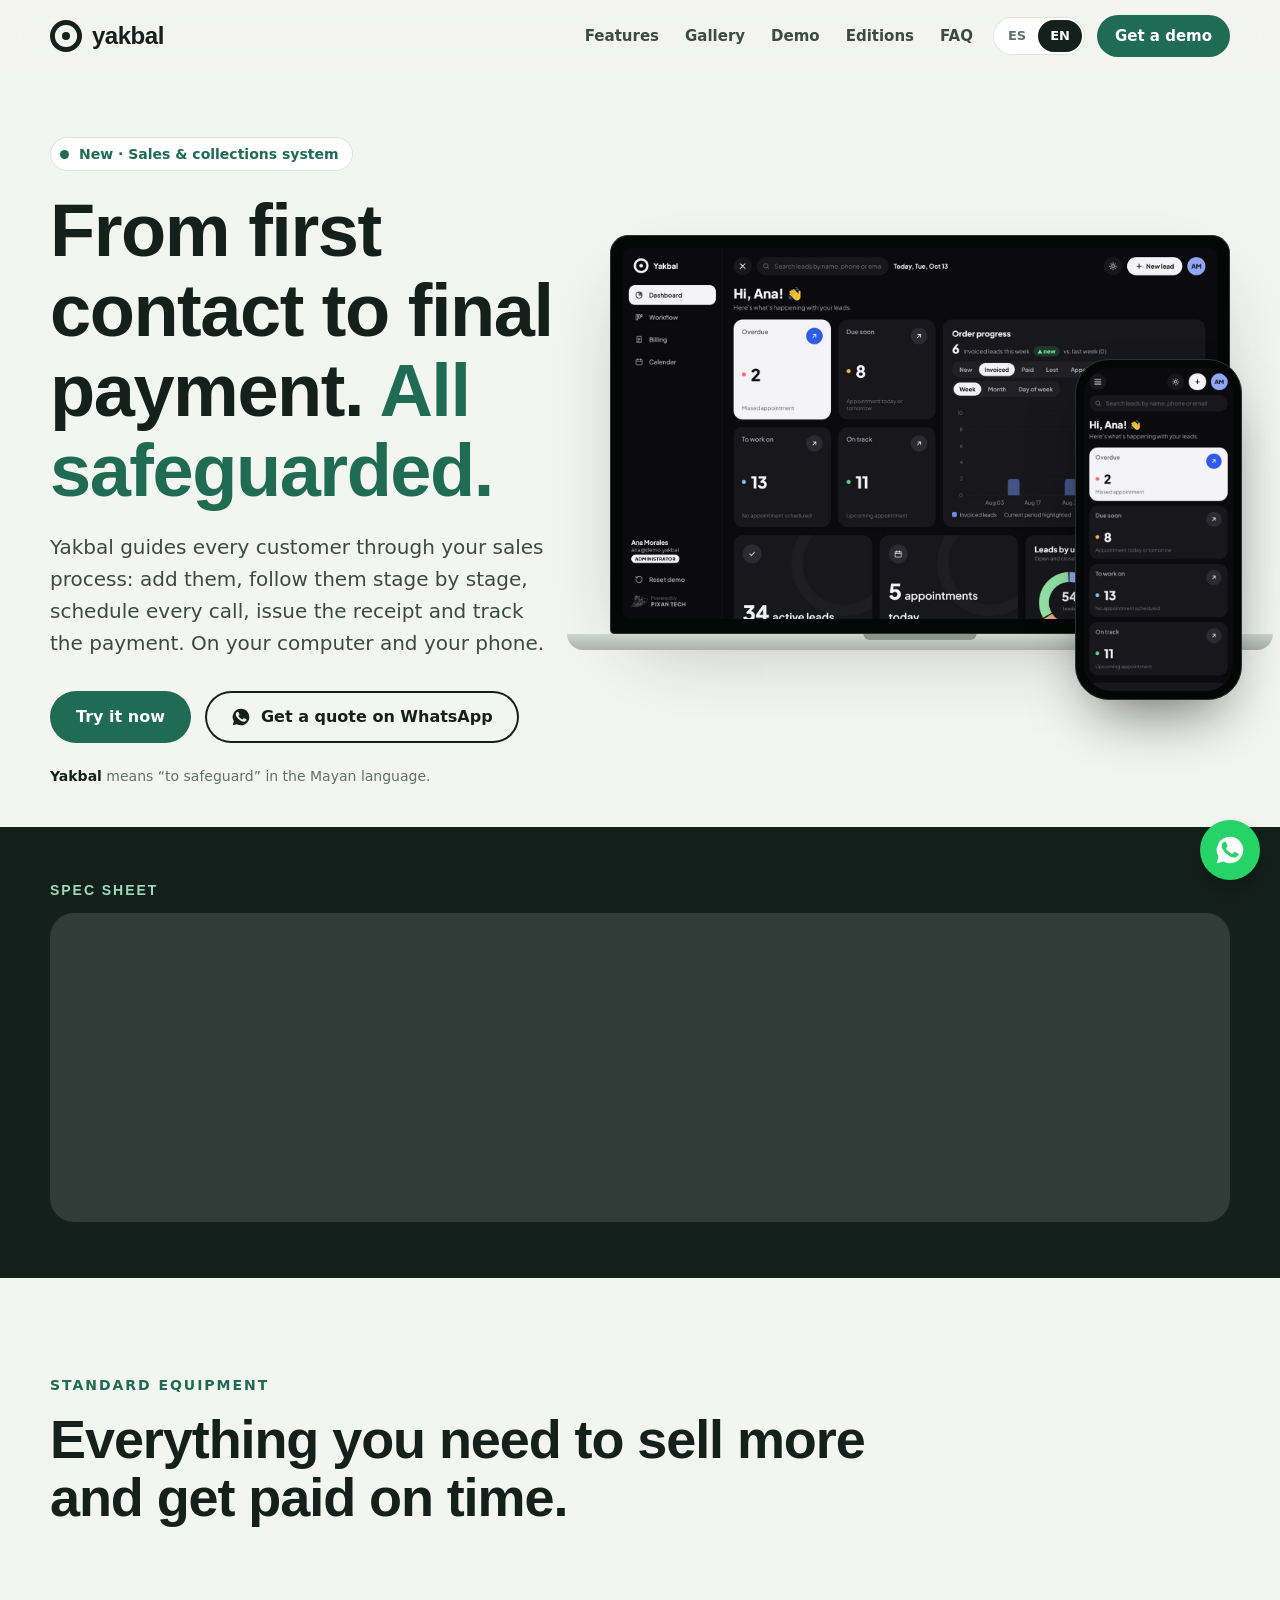
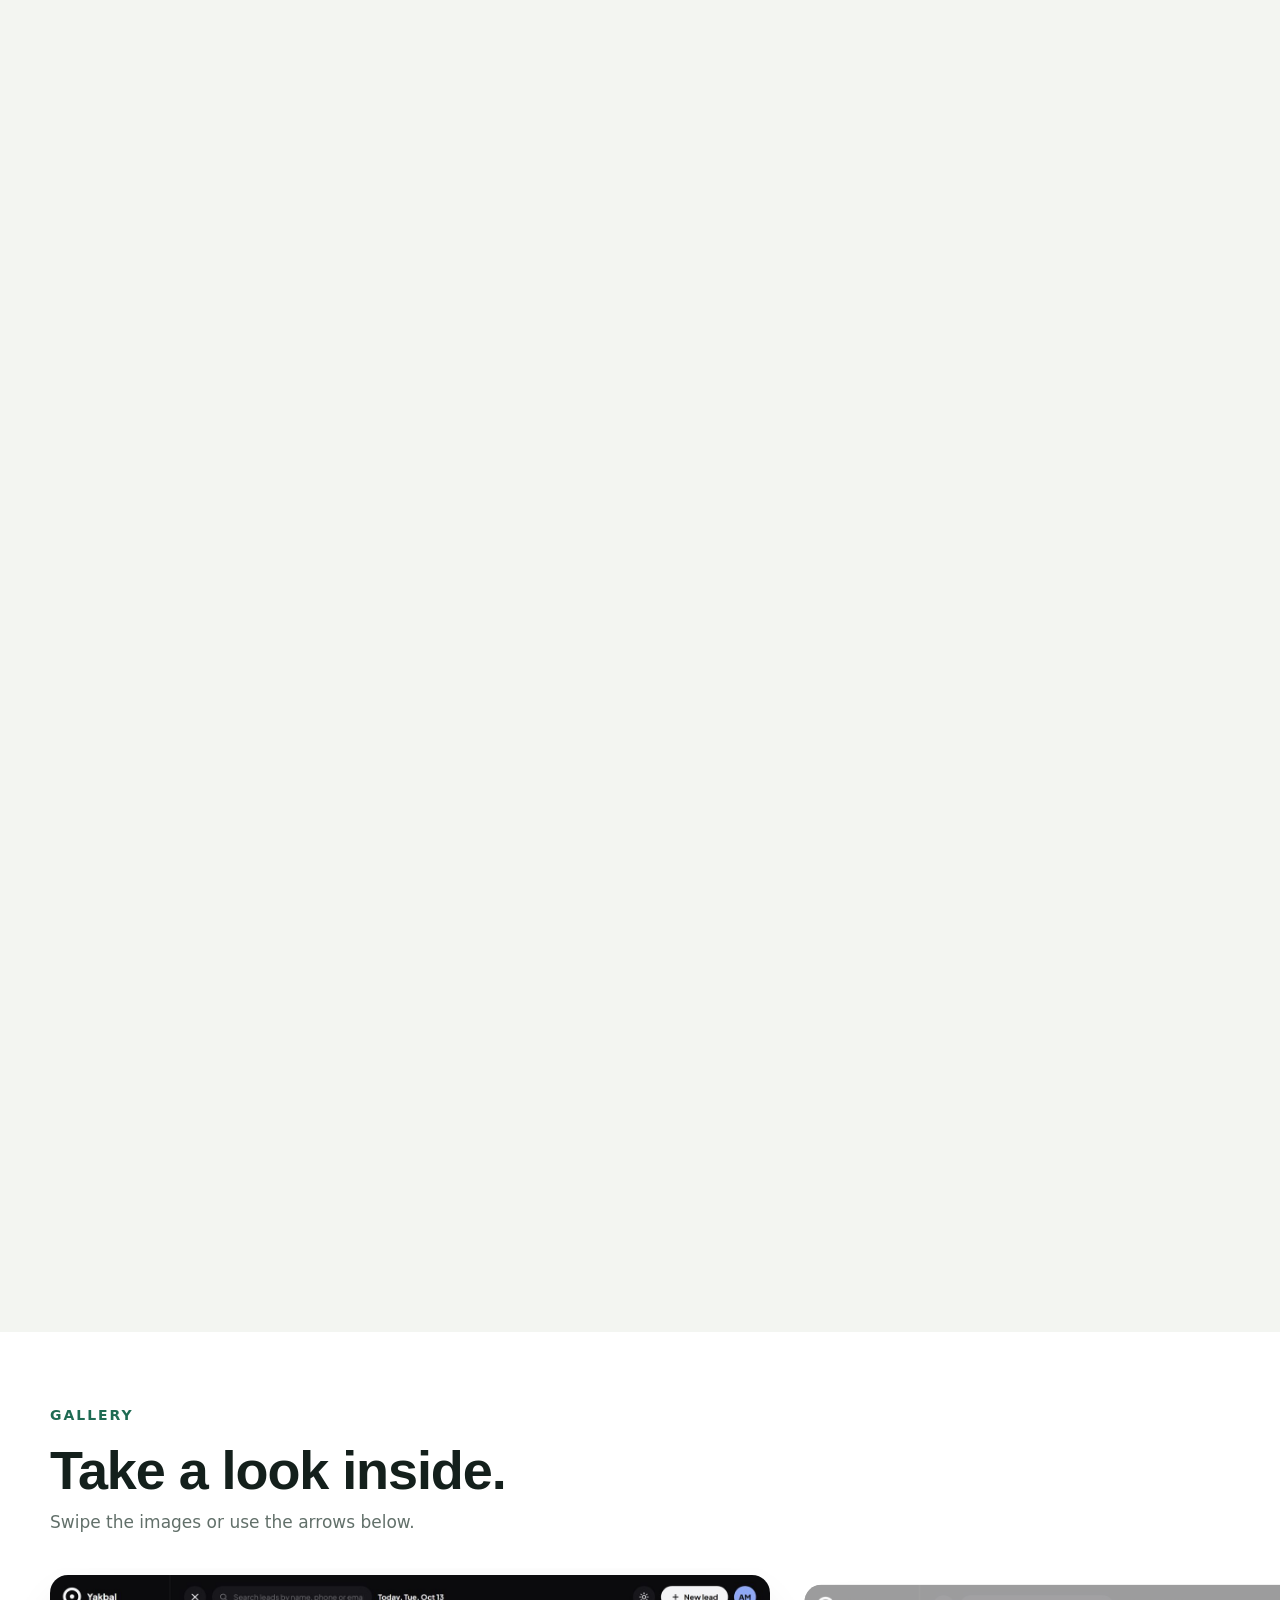
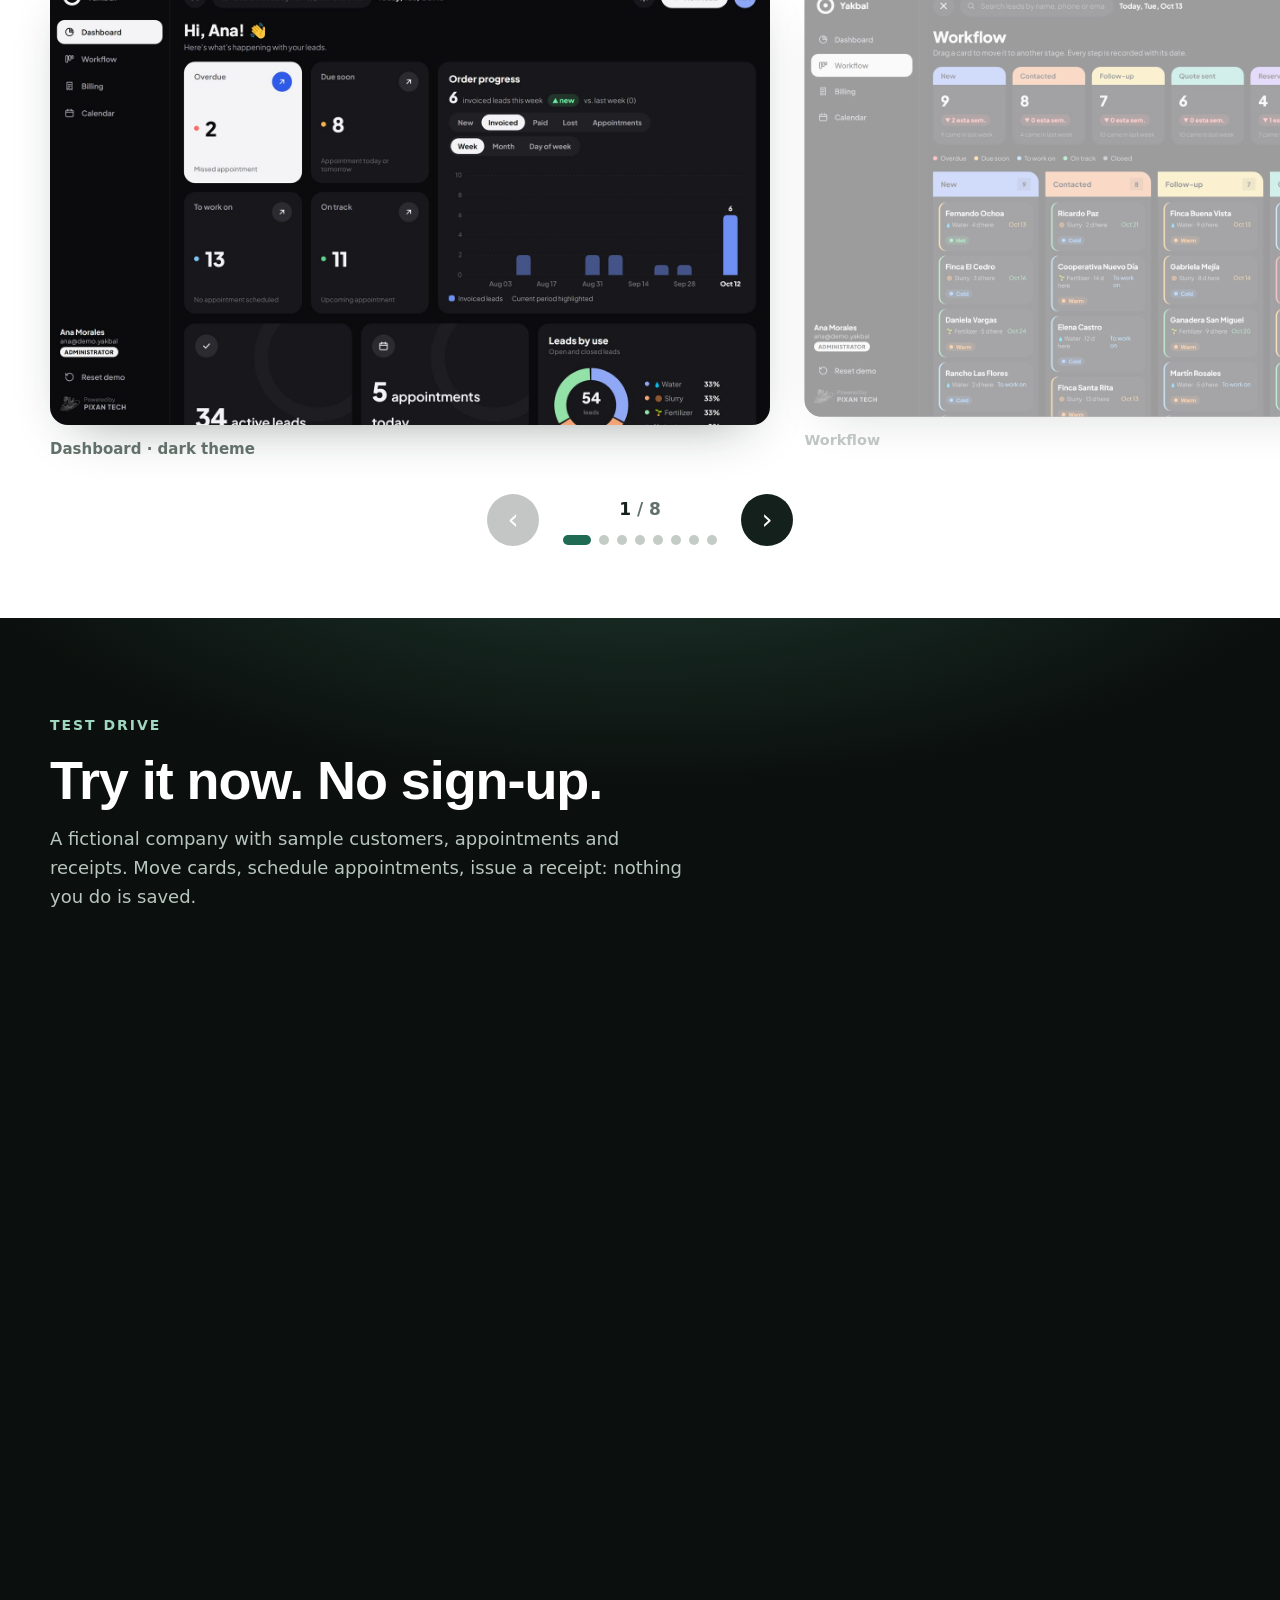
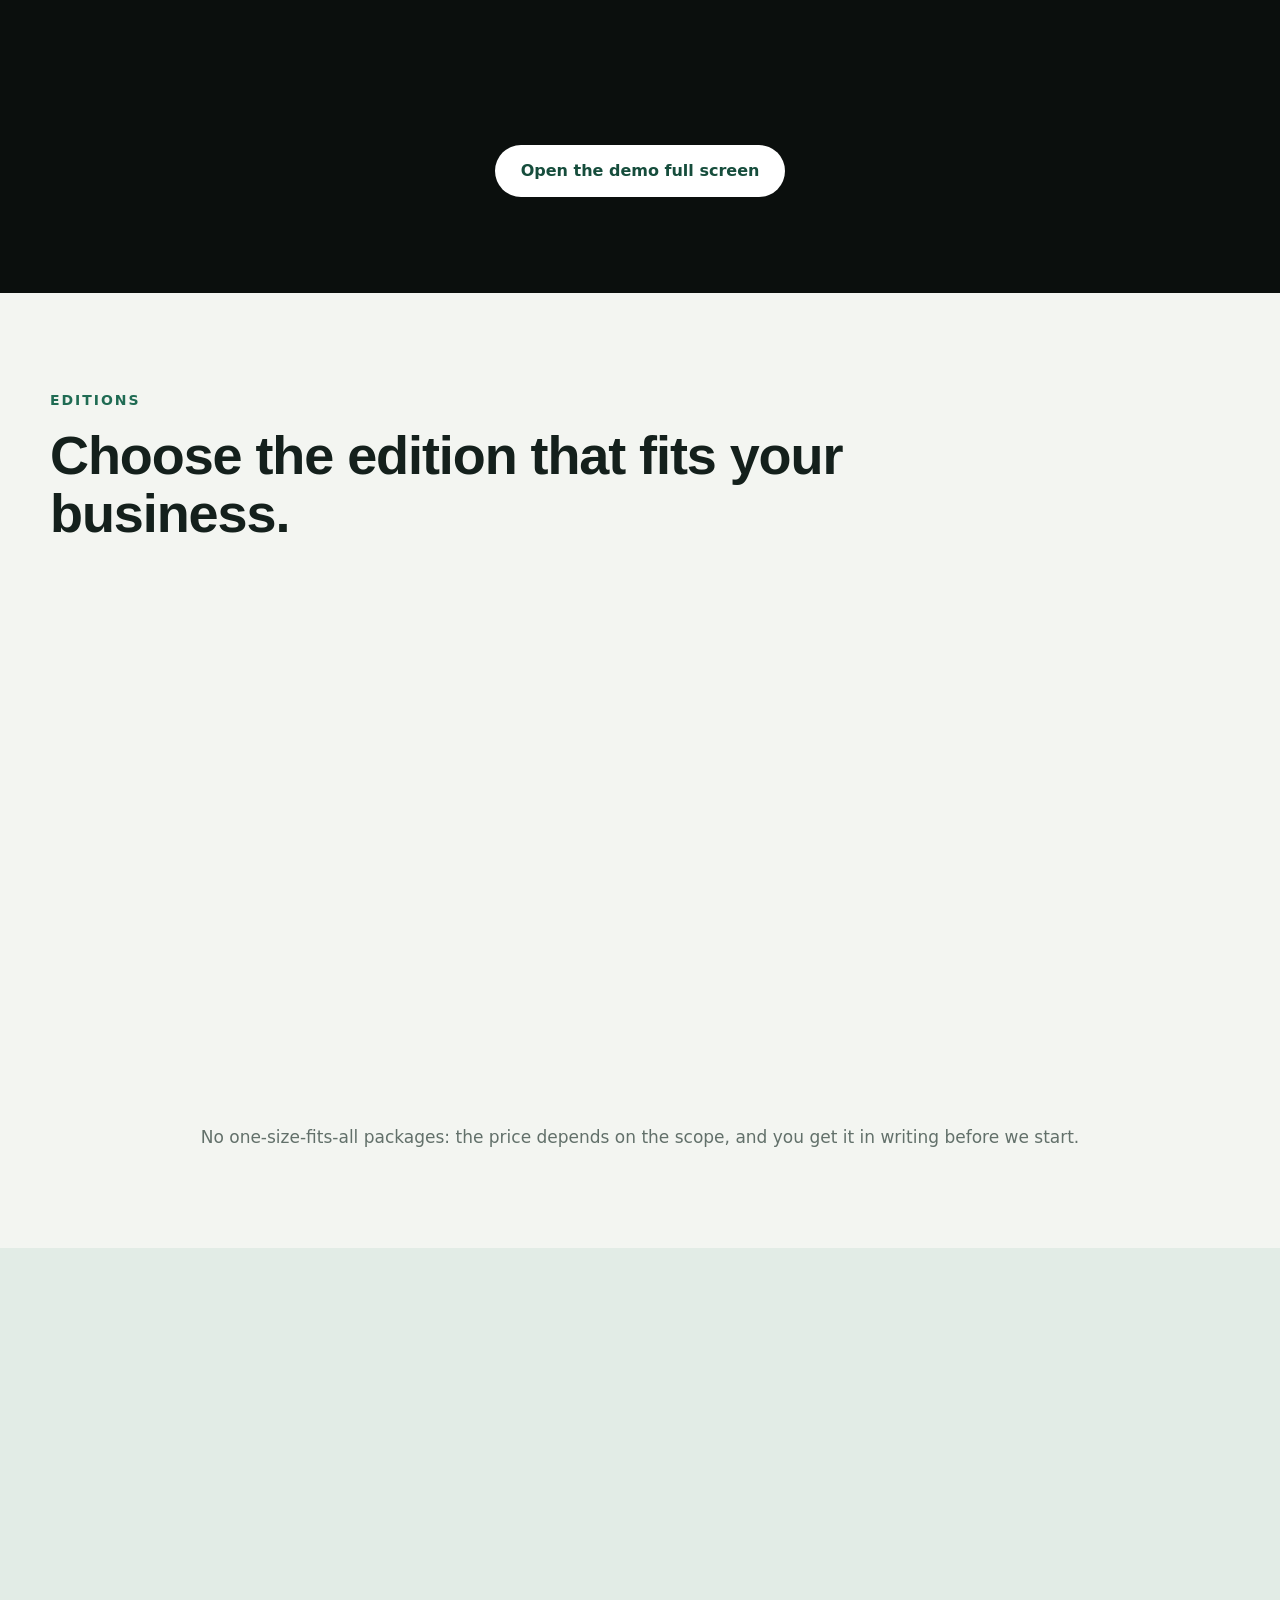
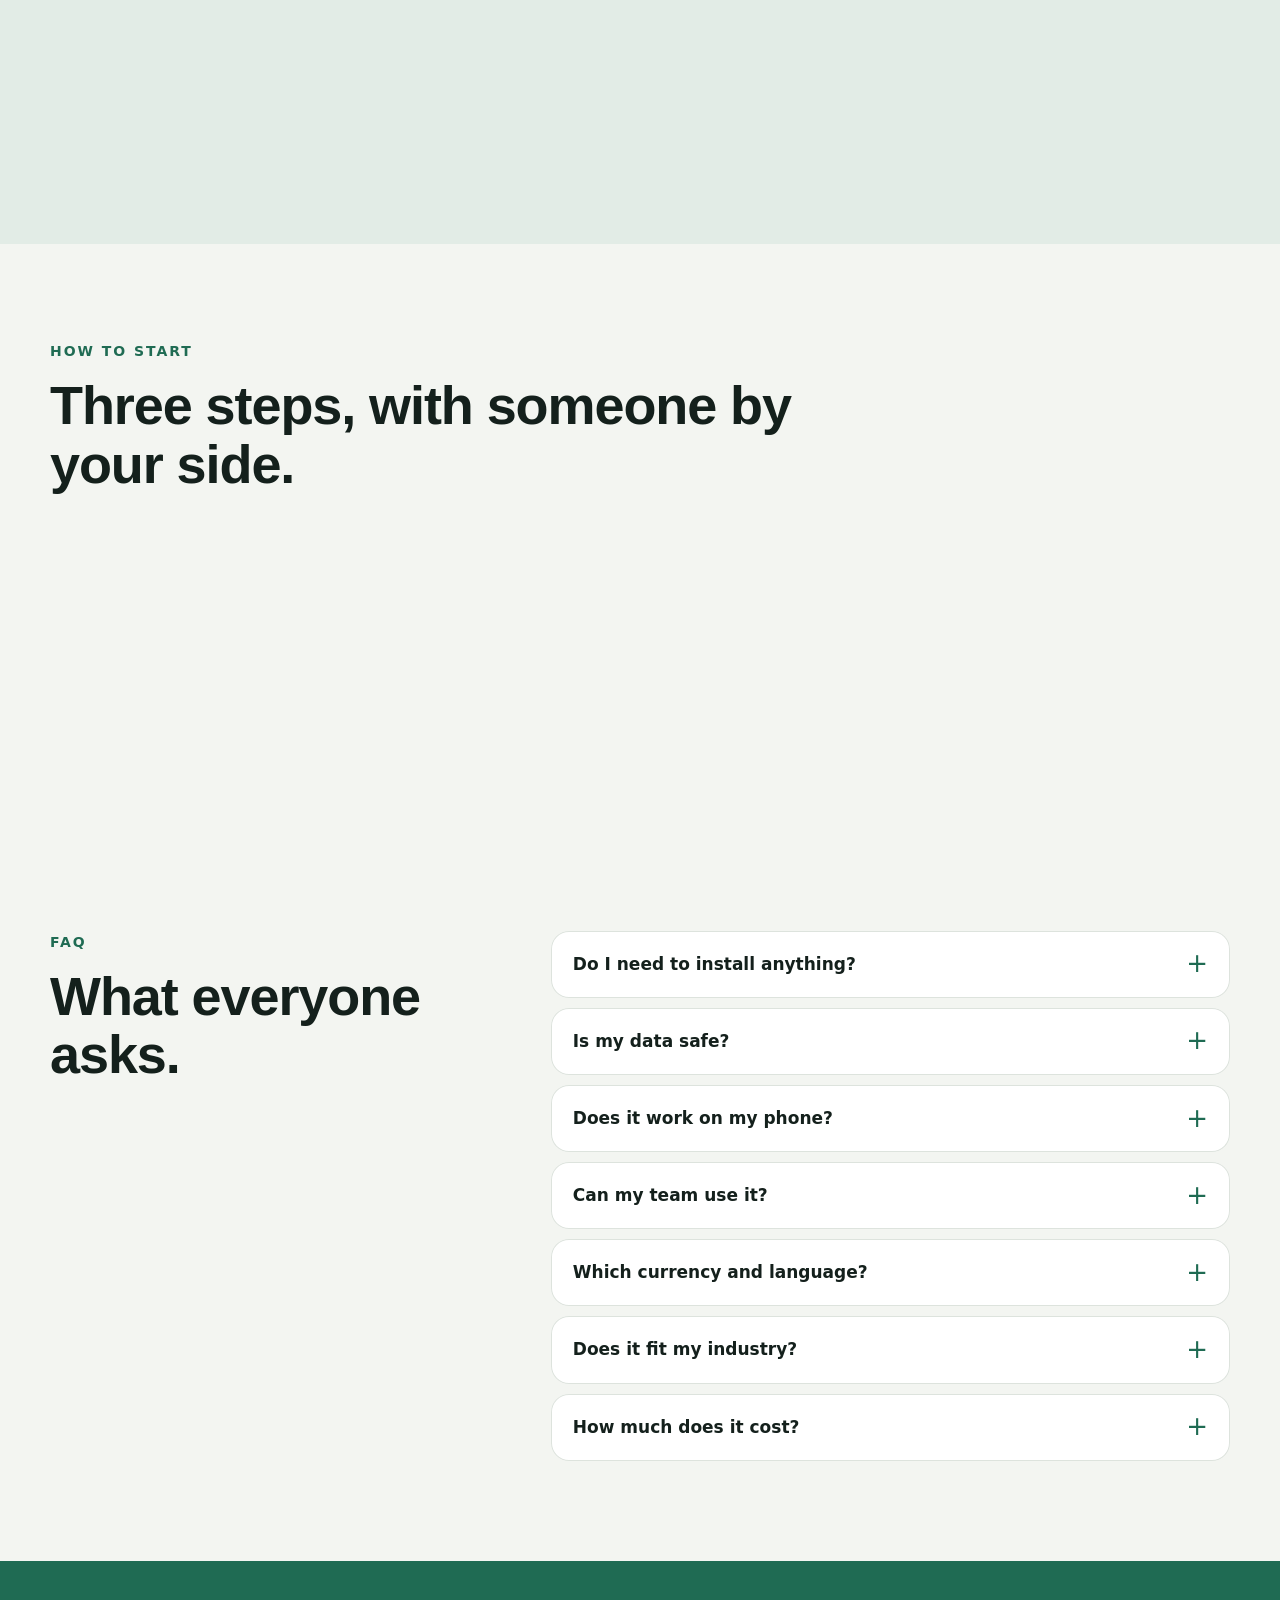
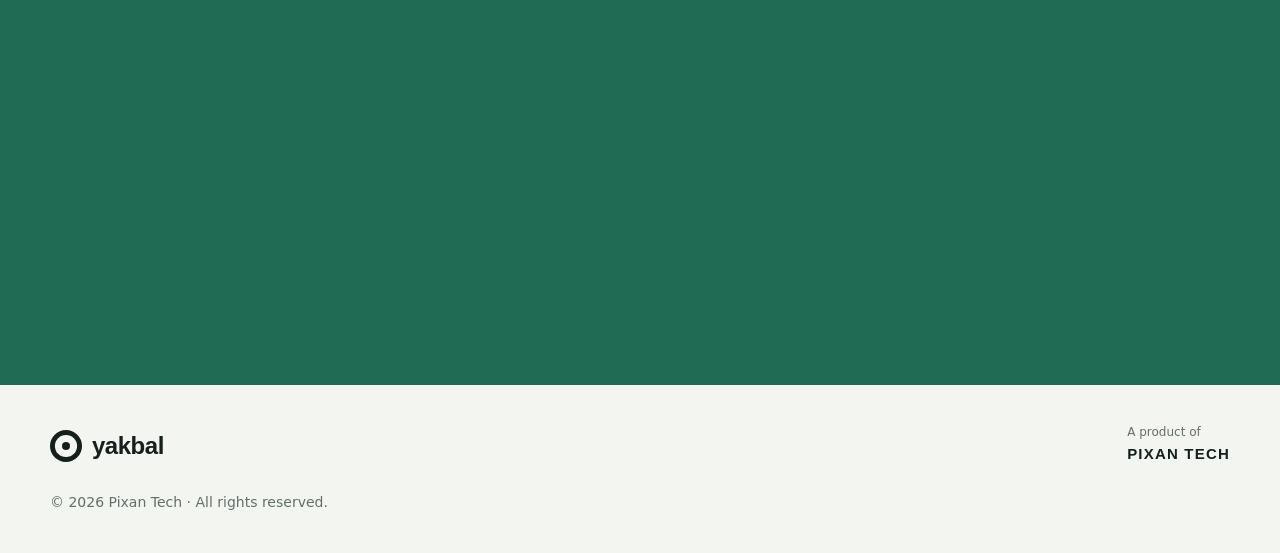
<file: index.html>
<!DOCTYPE html>
<html lang="es">
<head>
<meta charset="utf-8">
<meta name="viewport" content="width=device-width, initial-scale=1">
<meta http-equiv="Content-Security-Policy" content="default-src 'self'; img-src 'self' data:; style-src 'self' https://fonts.googleapis.com; font-src https://fonts.gstatic.com; script-src 'self'; frame-src 'self'; connect-src 'self'; base-uri 'self'; form-action 'none'; object-src 'none'">
<meta name="referrer" content="strict-origin-when-cross-origin">
<title>Yakbal · Del primer contacto al último pago</title>
<meta name="description" data-i18n-content="meta.desc" content="Yakbal es el sistema para llevar a cada cliente desde el primer contacto hasta el último pago: flujo de trabajo, agenda, recibos y cobros, en la computadora y el celular.">
<link rel="canonical" href="https://yakbal.pixantech.net/">
<link rel="icon" href="img/favicon.svg" type="image/svg+xml">
<meta property="og:type" content="website">
<meta property="og:site_name" content="Yakbal">
<meta property="og:title" content="Yakbal · Del primer contacto al último pago">
<meta property="og:description" content="Flujo de trabajo, agenda, recibos y cobros en un solo lugar. Un producto de Pixan Tech.">
<meta property="og:image" content="https://yakbal.pixantech.net/img/og.jpg">
<meta property="og:url" content="https://yakbal.pixantech.net/">
<meta name="twitter:card" content="summary_large_image">
<link rel="preconnect" href="https://fonts.googleapis.com">
<link rel="preconnect" href="https://fonts.gstatic.com" crossorigin>
<link href="https://fonts.googleapis.com/css2?family=Archivo:wght@600;700;800&family=Public+Sans:wght@400;500;600;700&display=swap" rel="stylesheet">
<link rel="stylesheet" href="css/landing.css">
<script src="js/frame-guard.js"></script>
<script src="js/landing.js" defer></script>
</head>
<body>
<a class="skip" href="#main" data-i18n="skip">Saltar al contenido</a>

<!-- ═════ CABECERA ═════ -->
<header class="hdr" id="top">
  <div class="wrap hdr-in">
    <a class="logo" href="#top" aria-label="Yakbal">
      <svg class="mark" viewBox="0 0 36 36" aria-hidden="true"><circle cx="18" cy="18" r="18"/><circle cx="18" cy="18" r="12.5" class="m2"/><circle cx="18" cy="18" r="4.5"/></svg>
      <span>yakbal</span>
    </a>
    <nav class="nav" aria-label="Principal" data-i18n-aria="nav.aria">
      <a href="#equipamiento" data-i18n="nav.features">Equipamiento</a>
      <a href="#galeria" data-i18n="nav.gallery">Galería</a>
      <a href="#demo" data-i18n="nav.demo">Demo</a>
      <a href="#versiones" data-i18n="nav.editions">Versiones</a>
      <a href="#preguntas" data-i18n="nav.faq">Preguntas</a>
    </nav>
    <div class="hdr-act">
      <div class="lang" role="group" aria-label="Idioma / Language"><button type="button" data-lang="es">ES</button><button type="button" data-lang="en">EN</button></div>
      <a class="btn sm" data-wa="hdr" href="https://wa.me/50258253416" target="_blank" rel="noopener"><span data-i18n="cta.demo">Pide tu demo</span></a>
    </div>
  </div>
</header>

<main id="main">
<!-- ═════ PORTADA ═════ -->
<section class="hero">
  <div class="wrap hero-in">
    <div class="hero-copy reveal">
      <p class="eyebrow"><span class="dot"></span><span data-i18n="hero.eyebrow">Nuevo · Sistema de ventas y cobros</span></p>
      <h1 data-i18n="hero.title">Del primer contacto al último pago. <em>Todo resguardado.</em></h1>
      <p class="lead" data-i18n="hero.sub">Yakbal lleva a cada cliente por tu proceso de venta: lo registras, lo sigues etapa a etapa, agendas cada llamada, emites el recibo y controlas el cobro. En la computadora y en el celular.</p>
      <div class="hero-cta">
        <a class="btn" href="#demo" data-i18n="cta.try">Pruébala ahora</a>
        <a class="btn ghost" data-wa="hero" href="https://wa.me/50258253416" target="_blank" rel="noopener">
          <svg viewBox="0 0 24 24" aria-hidden="true"><path d="M12 2a10 10 0 0 0-8.6 15.1L2 22l5-1.3A10 10 0 1 0 12 2zm5.8 14.2c-.2.7-1.4 1.3-2 1.4-.5.1-1.2.1-1.9-.1a17 17 0 0 1-1.7-.6 13.4 13.4 0 0 1-5.1-4.5c-.4-.5-1.3-1.8-1.3-3.4s.8-2.4 1.2-2.7c.3-.3.6-.4.8-.4h.6c.2 0 .4 0 .7.5l1 2.3c.1.2.1.4 0 .6l-.4.6-.5.5c-.2.2-.3.3-.1.6.2.3.8 1.4 1.8 2.2 1.2 1.1 2.2 1.4 2.5 1.6.3.1.5.1.7-.1l.9-1.1c.2-.3.4-.2.7-.1l2.2 1c.3.2.5.2.6.4.1.1.1.8-.2 1.6z"/></svg>
          <span data-i18n="cta.whatsapp">Cotiza por WhatsApp</span></a>
      </div>
      <p class="maya"><b>Yakbal</b> <span data-i18n="hero.maya">significa “resguardar” en lengua maya.</span></p>
    </div>
    <div class="hero-visual reveal" aria-hidden="true">
      <div class="laptop"><div class="screen"><img data-shot="dash-dark" alt="" width="1600" height="1000" fetchpriority="high"></div><div class="base"></div></div>
      <div class="phone float"><div class="screen"><img data-shot="mobile-dash-dark" alt="" width="780" height="1688"></div></div>
    </div>
  </div>
</section>

<!-- ═════ FICHA TÉCNICA ═════ -->
<section class="specs" aria-labelledby="specs-t">
  <div class="wrap">
    <h2 class="kicker" id="specs-t" data-i18n="specs.title">Ficha técnica</h2>
    <ul class="spec-grid">
      <li class="reveal"><b>7</b><span data-i18n="specs.stages">etapas de venta, de “Nuevo” a “Facturado”</span></li>
      <li class="reveal"><b>3</b><span data-i18n="specs.views">vistas de agenda: mes, semana y día</span></li>
      <li class="reveal"><b>1</b><span data-i18n="specs.receipt">clic para emitir y compartir el recibo</span></li>
      <li class="reveal"><b>4</b><span data-i18n="specs.status">colores que te dicen qué urge</span></li>
      <li class="reveal"><b>2</b><span data-i18n="specs.themes">temas: claro y oscuro</span></li>
      <li class="reveal"><b>15′</b><span data-i18n="specs.session">y la sesión se cierra sola si nadie la usa</span></li>
      <li class="reveal"><b>100%</b><span data-i18n="specs.mobile">funcional en el celular</span></li>
      <li class="reveal"><b>ES·EN</b><span data-i18n="specs.lang">y en la moneda de tu país</span></li>
    </ul>
  </div>
</section>

<!-- ═════ EQUIPAMIENTO ═════ -->
<section class="features" id="equipamiento" aria-labelledby="feat-t">
  <div class="wrap">
    <p class="kicker" data-i18n="feat.kicker">Equipamiento de serie</p>
    <h2 class="h2" id="feat-t" data-i18n="feat.title">Todo lo que necesitas para vender más y cobrar a tiempo.</h2>

    <article class="feat reveal">
      <div class="feat-img"><div class="laptop sm"><div class="screen"><img data-shot="flow-dark" alt="Tablero del flujo de trabajo" data-i18n-alt="alt.flow" loading="lazy" width="1600" height="1000"></div><div class="base"></div></div></div>
      <div class="feat-txt">
        <span class="tag" data-i18n="f1.tag">Flujo de trabajo</span>
        <h3 data-i18n="f1.title">Cada cliente, en su etapa.</h3>
        <p data-i18n="f1.text">Arrastra la tarjeta del cliente de una etapa a la siguiente. Yakbal guarda la fecha de cada paso, así sabes cuánto tiempo lleva cada uno y dónde se atascan las ventas.</p>
        <ul class="ticks"><li data-i18n="f1.b1">Etapas con color propio y contador semanal</li><li data-i18n="f1.b2">Días que lleva cada cliente en su etapa</li><li data-i18n="f1.b3">Motivo obligatorio cuando una venta se pierde</li></ul>
      </div>
    </article>

    <article class="feat rev reveal">
      <div class="feat-img"><div class="laptop sm"><div class="screen"><img data-shot="calendar-light" alt="Agenda semanal por horas" data-i18n-alt="alt.cal" loading="lazy" width="1600" height="1000"></div><div class="base"></div></div></div>
      <div class="feat-txt">
        <span class="tag" data-i18n="f2.tag">Agenda</span>
        <h3 data-i18n="f2.title">Nunca más una llamada olvidada.</h3>
        <p data-i18n="f2.text">Agenda llamadas, mensajes, instalaciones o el envío de una factura. Toca una hora libre y la cita queda creada. Lo vencido se marca en rojo y lo de hoy aparece en tu tablero.</p>
        <ul class="ticks"><li data-i18n="f2.b1">Vistas de mes, semana y día</li><li data-i18n="f2.b2">Citas con duración, sin encimarse</li><li data-i18n="f2.b3">Un clic en la cita abre la ficha del cliente</li></ul>
      </div>
    </article>

    <article class="feat reveal">
      <div class="feat-img"><div class="laptop sm"><div class="screen"><img data-shot="lead-dark" alt="Ficha completa de un cliente" data-i18n-alt="alt.lead" loading="lazy" width="1600" height="1000"></div><div class="base"></div></div></div>
      <div class="feat-txt">
        <span class="tag" data-i18n="f3.tag">Ficha del cliente</span>
        <h3 data-i18n="f3.title">Toda la historia, en una sola ficha.</h3>
        <p data-i18n="f3.text">Datos de contacto, lo que necesita, cuándo lo necesita, sus citas, sus notas y la línea de tiempo de su compra. Marca a cada cliente como caliente, templado o frío y enfócate en los que van a comprar.</p>
        <ul class="ticks"><li data-i18n="f3.b1">Preguntas de tu negocio, a la medida</li><li data-i18n="f3.b2">Notas de cada llamada, con fecha</li><li data-i18n="f3.b3">Datos de facturación desde el primer día</li></ul>
      </div>
    </article>

    <article class="feat rev reveal">
      <div class="feat-img duo">
        <div class="laptop sm"><div class="screen"><img data-shot="billing-light" alt="Facturación: pendientes de pago y pagados" data-i18n-alt="alt.billing" loading="lazy" width="1600" height="1000"></div><div class="base"></div></div>
        <div class="phone sm"><div class="screen"><img data-shot="mobile-receipt-light" alt="Recibo en el celular" data-i18n-alt="alt.receipt" loading="lazy" width="780" height="1688"></div></div>
      </div>
      <div class="feat-txt">
        <span class="tag" data-i18n="f4.tag">Facturación y cobros</span>
        <h3 data-i18n="f4.title">Factura, comparte y cobra.</h3>
        <p data-i18n="f4.text">Al cerrar la venta, Yakbal numera el recibo automáticamente. Envíalo por WhatsApp o por correo en un toque y lleva el control de lo pendiente y lo pagado.</p>
        <ul class="ticks"><li data-i18n="f4.b1">Recibo con tu logo, tus datos y tu impuesto</li><li data-i18n="f4.b2">Pendientes de pago y pagados, con fecha de cobro</li><li data-i18n="f4.b3">En la moneda de tu país</li></ul>
      </div>
    </article>

    <article class="feat reveal">
      <div class="feat-img"><div class="laptop sm"><div class="screen"><img data-shot="dash-light" alt="Tablero con indicadores y gráficos" data-i18n-alt="alt.dash" loading="lazy" width="1600" height="1000"></div><div class="base"></div></div></div>
      <div class="feat-txt">
        <span class="tag" data-i18n="f5.tag">Tablero</span>
        <h3 data-i18n="f5.title">Decide con números, no con corazonadas.</h3>
        <p data-i18n="f5.text">Clientes nuevos, ventas, cobros y citas por semana, por mes y por día de la semana, comparados con tu promedio. Lo que urge, a la vista en cuanto entras.</p>
        <ul class="ticks"><li data-i18n="f5.b1">Vencidos, por vencer, por trabajar y al día</li><li data-i18n="f5.b2">Embudo de ventas por etapa</li><li data-i18n="f5.b3">Agenda del día al abrir</li></ul>
      </div>
    </article>

    <article class="feat rev reveal">
      <div class="feat-img duo">
        <div class="laptop sm"><div class="screen"><img data-shot="dash-dark" alt="Tablero en la computadora" data-i18n-alt="alt.secure" loading="lazy" width="1600" height="1000"></div><div class="base"></div></div>
        <div class="phone sm"><div class="screen"><img data-shot="mobile-dash-dark" alt="Tablero en el celular" data-i18n-alt="alt.securePhone" loading="lazy" width="780" height="1688"></div></div>
      </div>
      <div class="feat-txt">
        <span class="tag" data-i18n="f6.tag">Seguridad</span>
        <h3 data-i18n="f6.title">Tus datos, resguardados.</h3>
        <p data-i18n="f6.text">Cada persona de tu equipo entra con su propio usuario, desde la computadora o el celular. La sesión se cierra sola si nadie la usa y cada acción queda registrada con su autor y su hora.</p>
        <ul class="ticks"><li data-i18n="f6.b1">Acceso con usuario y contraseña</li><li data-i18n="f6.b2">La sesión se cierra sola tras 15 minutos sin uso</li><li data-i18n="f6.b3">Registro completo de actividad para el administrador</li></ul>
      </div>
    </article>
  </div>
</section>

<!-- ═════ GALERÍA ═════ -->
<section class="gallery" id="galeria" aria-labelledby="gal-t">
  <div class="wrap">
    <p class="kicker" data-i18n="gal.kicker">Galería</p>
    <h2 class="h2" id="gal-t" data-i18n="gal.title">Mírala por dentro.</h2>
    <p class="gal-hint" data-i18n="gal.hint">Desliza las imágenes o usa las flechas de abajo.</p>
  </div>
  <div class="gal-track" id="galTrack" tabindex="0" aria-label="Capturas de Yakbal" data-i18n-aria="gal.aria">
    <figure><img data-shot="dash-dark" alt="" loading="lazy" width="1600" height="1000"><figcaption data-i18n="gal.c1">Tablero · tema oscuro</figcaption></figure>
    <figure><img data-shot="flow-dark" alt="" loading="lazy" width="1600" height="1000"><figcaption data-i18n="gal.c2">Flujo de trabajo</figcaption></figure>
    <figure class="tall"><img data-shot="mobile-flow-light" alt="" loading="lazy" width="780" height="1688"><figcaption data-i18n="gal.c3">En el celular</figcaption></figure>
    <figure><img data-shot="calendar-light" alt="" loading="lazy" width="1600" height="1000"><figcaption data-i18n="gal.c4">Agenda semanal</figcaption></figure>
    <figure><img data-shot="lead-dark" alt="" loading="lazy" width="1600" height="1000"><figcaption data-i18n="gal.c5">Ficha del cliente</figcaption></figure>
    <figure class="tall"><img data-shot="mobile-receipt-light" alt="" loading="lazy" width="780" height="1688"><figcaption data-i18n="gal.c6">Recibo listo para compartir</figcaption></figure>
    <figure><img data-shot="billing-light" alt="" loading="lazy" width="1600" height="1000"><figcaption data-i18n="gal.c7">Facturación y cobros</figcaption></figure>
    <figure><img data-shot="dash-light" alt="" loading="lazy" width="1600" height="1000"><figcaption data-i18n="gal.c8">Tablero · tema claro</figcaption></figure>
  </div>
  <div class="wrap gal-ctrl">
    <button type="button" class="round" data-gal="-1" aria-label="Anterior" data-i18n-aria="gal.prev">‹</button>
    <div class="gal-mid">
      <p class="gal-count" aria-live="polite"><b id="galNum">1</b> / <span id="galTot">8</span></p>
      <div class="gal-dots" id="galDots"></div>
    </div>
    <button type="button" class="round" data-gal="1" aria-label="Siguiente" data-i18n-aria="gal.next">›</button>
  </div>
</section>

<!-- ═════ DEMO ═════ -->
<section class="demo" id="demo" aria-labelledby="demo-t">
  <div class="wrap">
    <p class="kicker light" data-i18n="demo.kicker">Prueba de manejo</p>
    <h2 class="h2 light" id="demo-t" data-i18n="demo.title">Pruébala ahora. Sin registrarte.</h2>
    <p class="demo-sub" data-i18n="demo.sub">Una empresa ficticia con clientes, citas y recibos de ejemplo. Mueve tarjetas, agenda citas, emite un recibo: nada de lo que hagas se guarda.</p>
    <div class="demo-frame reveal">
      <div class="demo-bar"><span></span><span></span><span></span><b>yakbal</b></div>
      <iframe id="demoFrame" title="Demo interactiva de Yakbal" data-i18n-title="demo.iframe" loading="lazy" data-src="demo/"></iframe>
    </div>
    <p class="demo-open"><a class="btn light" id="demoOpen" href="demo/" target="_blank" rel="noopener" data-i18n="demo.open">Abrir la demo en pantalla completa</a></p>
  </div>
</section>

<!-- ═════ VERSIONES ═════ -->
<section class="editions" id="versiones" aria-labelledby="ed-t">
  <div class="wrap">
    <p class="kicker" data-i18n="ed.kicker">Versiones</p>
    <h2 class="h2" id="ed-t" data-i18n="ed.title">Elige la versión que va con tu negocio.</h2>
    <div class="ed-grid">
      <article class="ed reveal">
        <h3 data-i18n="ed.e1">Esencial</h3>
        <p class="ed-for" data-i18n="ed.e1for">Para empezar a ordenar tus ventas.</p>
        <ul class="ticks"><li data-i18n="ed.e1b1">Flujo de trabajo y ficha de clientes</li><li data-i18n="ed.e1b2">Agenda de mes, semana y día</li><li data-i18n="ed.e1b3">Tablero con lo que urge</li><li data-i18n="ed.e1b4">1 usuario incluido · adicionales con costo extra</li></ul>
        <a class="btn ghost" data-wa="esencial" href="https://wa.me/50258253416" target="_blank" rel="noopener" data-i18n="ed.quote">Cotizar</a>
      </article>
      <article class="ed best reveal">
        <span class="badge" data-i18n="ed.popular">Recomendada</span>
        <h3 data-i18n="ed.e2">Profesional</h3>
        <p class="ed-for" data-i18n="ed.e2for">Para equipos que venden y cobran todos los días.</p>
        <ul class="ticks"><li data-i18n="ed.e2b1">Todo lo de Esencial</li><li data-i18n="ed.e2b2">Recibos numerados y control de cobros</li><li data-i18n="ed.e2b3">Roles, permisos y registro de actividad</li><li data-i18n="ed.e2b4">Tu logo, tu moneda y tu impuesto</li><li data-i18n="ed.e2b5">Suma los usuarios que tu equipo necesite</li></ul>
        <a class="btn" data-wa="profesional" href="https://wa.me/50258253416" target="_blank" rel="noopener" data-i18n="ed.quote">Cotizar</a>
      </article>
      <article class="ed reveal">
        <h3 data-i18n="ed.e3">A la medida</h3>
        <p class="ed-for" data-i18n="ed.e3for">Para procesos con reglas propias.</p>
        <ul class="ticks"><li data-i18n="ed.e3b1">Todo lo de Profesional</li><li data-i18n="ed.e3b2">Etapas, campos y preguntas de tu industria</li><li data-i18n="ed.e3b3">Conexión con tus otras herramientas</li><li data-i18n="ed.e3b4">Migración de tus datos actuales</li></ul>
        <a class="btn ghost" data-wa="medida" href="https://wa.me/50258253416" target="_blank" rel="noopener" data-i18n="ed.quote">Cotizar</a>
      </article>
    </div>
    <p class="ed-note" data-i18n="ed.note">Sin paquetes genéricos: el precio depende del alcance y lo recibes por escrito antes de empezar.</p>
  </div>
</section>

<!-- ═════ INDUSTRIA ═════ -->
<section class="industry" aria-labelledby="ind-t">
  <div class="wrap ind-in">
    <div class="reveal">
      <p class="kicker" data-i18n="ind.kicker">Hecho para tu industria</p>
      <h2 class="h2" id="ind-t" data-i18n="ind.title">Del cuaderno de pedidos a un sistema que no se olvida de nadie.</h2>
      <p data-i18n="ind.text">Una distribuidora de depósitos agrícolas anotaba a mano a cada interesado que llegaba por sus anuncios. Hoy cada cliente entra a Yakbal con las preguntas propias de su negocio —para qué lo quiere, qué capacidad necesita, si tiene espacio y para cuándo— y nadie se queda sin su llamada.</p>
      <ul class="chips"><li data-i18n="ind.c1">Agro</li><li data-i18n="ind.c2">Inmobiliarias</li><li data-i18n="ind.c3">Talleres</li><li data-i18n="ind.c4">Construcción</li><li data-i18n="ind.c5">Educación</li><li data-i18n="ind.c6">Salud</li><li data-i18n="ind.c7">Servicios profesionales</li><li data-i18n="ind.c8">Distribuidoras</li></ul>
    </div>
    <ol class="before-after reveal">
      <li><span data-i18n="ind.b">Antes</span><p data-i18n="ind.b1">Clientes anotados en papel y llamadas que se olvidaban.</p></li>
      <li class="after"><span data-i18n="ind.a">Con Yakbal</span><p data-i18n="ind.a1">Cada cliente con su etapa, su próxima llamada y su recibo, a un toque.</p></li>
    </ol>
  </div>
</section>

<!-- ═════ CÓMO EMPEZAR ═════ -->
<section class="steps" aria-labelledby="st-t">
  <div class="wrap">
    <p class="kicker" data-i18n="st.kicker">Cómo empezar</p>
    <h2 class="h2" id="st-t" data-i18n="st.title">En tres pasos, con alguien que te acompaña.</h2>
    <ol class="step-grid">
      <li class="reveal"><b>1</b><h3 data-i18n="st.s1">Nos escribes</h3><p data-i18n="st.s1t">Nos cuentas cómo vendes hoy en un mensaje de WhatsApp. La primera conversación no tiene costo.</p></li>
      <li class="reveal"><b>2</b><h3 data-i18n="st.s2">Lo adaptamos</h3><p data-i18n="st.s2t">Configuramos tus etapas, tus preguntas, tu moneda y tu logo. Recibes alcance, precio y plazos por escrito.</p></li>
      <li class="reveal"><b>3</b><h3 data-i18n="st.s3">Tu equipo lo usa</h3><p data-i18n="st.s3t">Capacitamos a tu equipo y nos quedamos contigo hasta que todo funcione.</p></li>
    </ol>
  </div>
</section>

<!-- ═════ PREGUNTAS ═════ -->
<section class="faq" id="preguntas" aria-labelledby="faq-t">
  <div class="wrap faq-in">
    <div>
      <p class="kicker" data-i18n="faq.kicker">Preguntas</p>
      <h2 class="h2" id="faq-t" data-i18n="faq.title">Lo que todos preguntan.</h2>
    </div>
    <div class="faq-list">
      <details><summary data-i18n="q1">¿Tengo que instalar algo?</summary><p data-i18n="a1">No. Yakbal funciona en el navegador de tu computadora y de tu celular. Solo entras con tu usuario y tu contraseña.</p></details>
      <details><summary data-i18n="q2">¿Mis datos están seguros?</summary><p data-i18n="a2">Cada persona entra con su propio usuario, la sesión se cierra sola si nadie la usa, solo entra quien tú autorizas y cada acción queda registrada.</p></details>
      <details><summary data-i18n="q3">¿Funciona en el celular?</summary><p data-i18n="a3">Sí, al cien por ciento: agenda, fichas, flujo de trabajo y recibos. El recibo se comparte por WhatsApp o por correo desde el mismo celular.</p></details>
      <details><summary data-i18n="q4">¿Puedo usarlo con mi equipo?</summary><p data-i18n="a4">Sí. Cada versión incluye un usuario y puedes sumar los que necesites; cada usuario adicional tiene un costo extra. Nos dices quién entra y nosotros le damos su acceso.</p></details>
      <details><summary data-i18n="q5">¿En qué moneda e idioma funciona?</summary><p data-i18n="a5">En la moneda y con el impuesto de tu país. La interfaz está disponible en español y en inglés.</p></details>
      <details><summary data-i18n="q6">¿Se adapta a mi industria?</summary><p data-i18n="a6">Sí. Las etapas, las preguntas de cada ficha y los tipos de cita se ajustan a cómo vende tu negocio.</p></details>
      <details><summary data-i18n="q7">¿Cuánto cuesta?</summary><p data-i18n="a7">Depende de la versión y de lo que necesites adaptar. Escríbenos y en la primera conversación te damos un rango de precio, sin costo.</p></details>
    </div>
  </div>
</section>

<!-- ═════ CIERRE ═════ -->
<section class="final">
  <div class="wrap final-in reveal">
    <h2 data-i18n="final.title">Resguarda cada venta.</h2>
    <p data-i18n="final.text">Cuéntanos cómo vendes hoy y te mostramos Yakbal con tus propios procesos.</p>
    <a class="btn light big" data-wa="final" href="https://wa.me/50258253416" target="_blank" rel="noopener"><span data-i18n="cta.whatsapp2">Escríbenos por WhatsApp</span></a>
  </div>
</section>
</main>

<footer class="ftr">
  <div class="wrap ftr-in">
    <a class="logo" href="#top" aria-label="Yakbal"><svg class="mark" viewBox="0 0 36 36" aria-hidden="true"><circle cx="18" cy="18" r="18"/><circle cx="18" cy="18" r="12.5" class="m2"/><circle cx="18" cy="18" r="4.5"/></svg><span>yakbal</span></a>
    <a class="pixan" href="https://www.pixantech.net" target="_blank" rel="noopener">
      <img src="img/pixan-emblem-black.png" alt="" width="56" height="42" loading="lazy">
      <span><small data-i18n="ftr.by">Un producto de</small><b>PIXAN TECH</b></span>
    </a>
    <p class="copy">© <span id="year">2026</span> Pixan Tech · <span data-i18n="ftr.rights">Todos los derechos reservados.</span></p>
  </div>
</footer>
<a class="wa-float" data-wa="float" href="https://wa.me/50258253416" target="_blank" rel="noopener" aria-label="WhatsApp">
  <svg viewBox="0 0 24 24" aria-hidden="true"><path d="M12 2a10 10 0 0 0-8.6 15.1L2 22l5-1.3A10 10 0 1 0 12 2zm5.8 14.2c-.2.7-1.4 1.3-2 1.4-.5.1-1.2.1-1.9-.1a17 17 0 0 1-1.7-.6 13.4 13.4 0 0 1-5.1-4.5c-.4-.5-1.3-1.8-1.3-3.4s.8-2.4 1.2-2.7c.3-.3.6-.4.8-.4h.6c.2 0 .4 0 .7.5l1 2.3c.1.2.1.4 0 .6l-.4.6-.5.5c-.2.2-.3.3-.1.6.2.3.8 1.4 1.8 2.2 1.2 1.1 2.2 1.4 2.5 1.6.3.1.5.1.7-.1l.9-1.1c.2-.3.4-.2.7-.1l2.2 1c.3.2.5.2.6.4.1.1.1.8-.2 1.6z"/></svg>
</a>
</body>
</html>
</file>
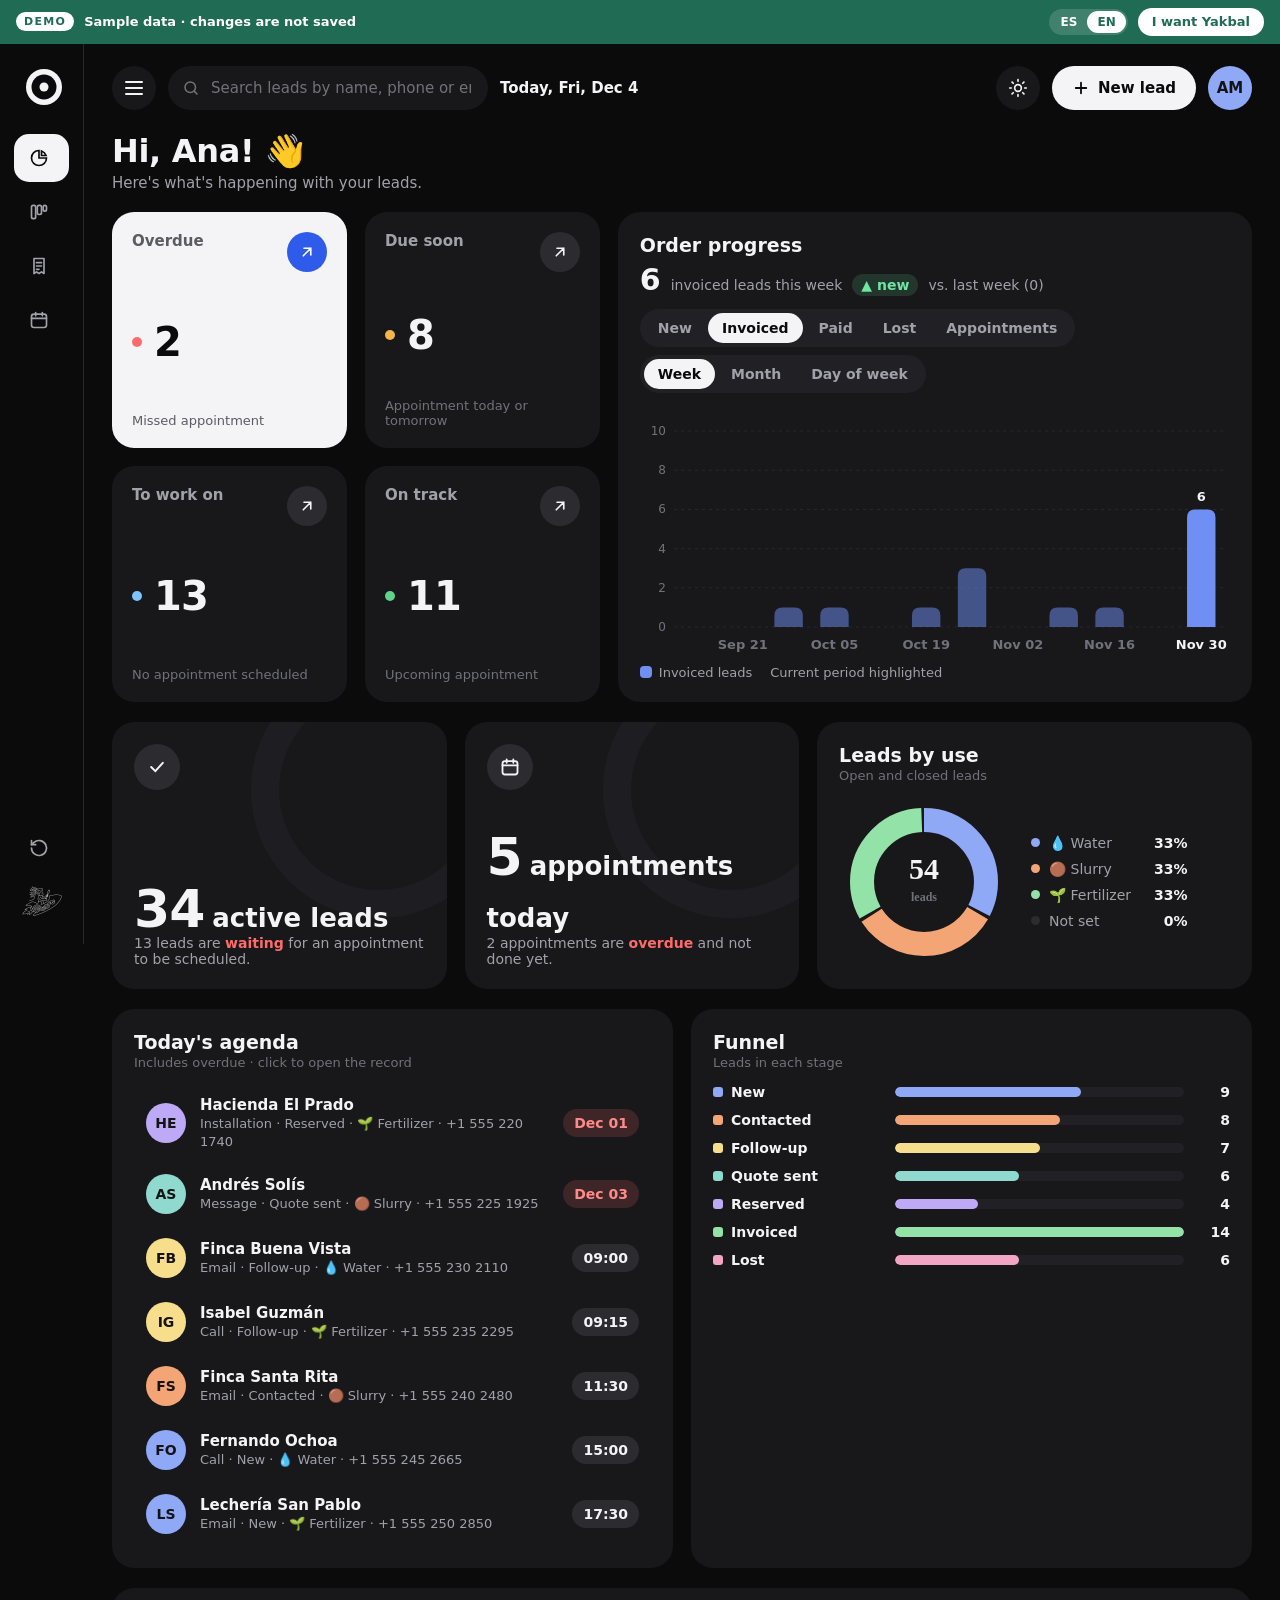
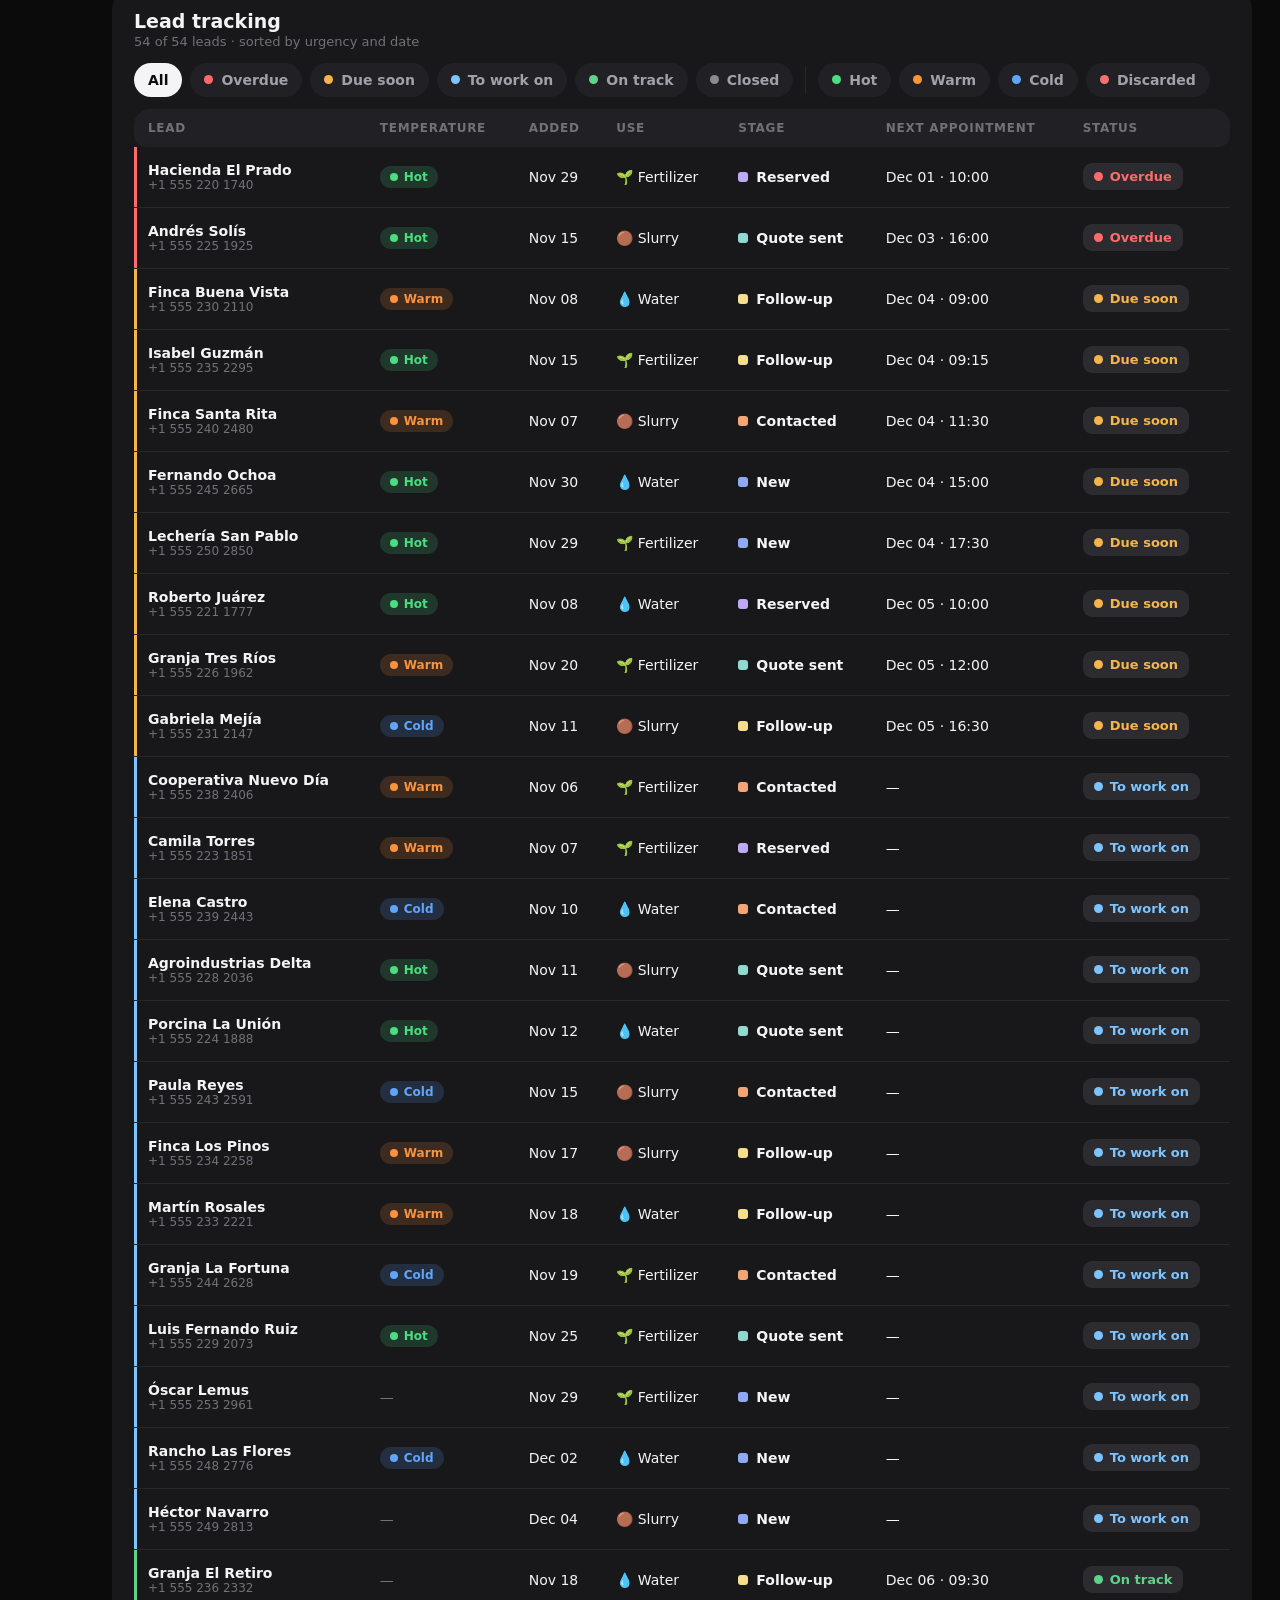
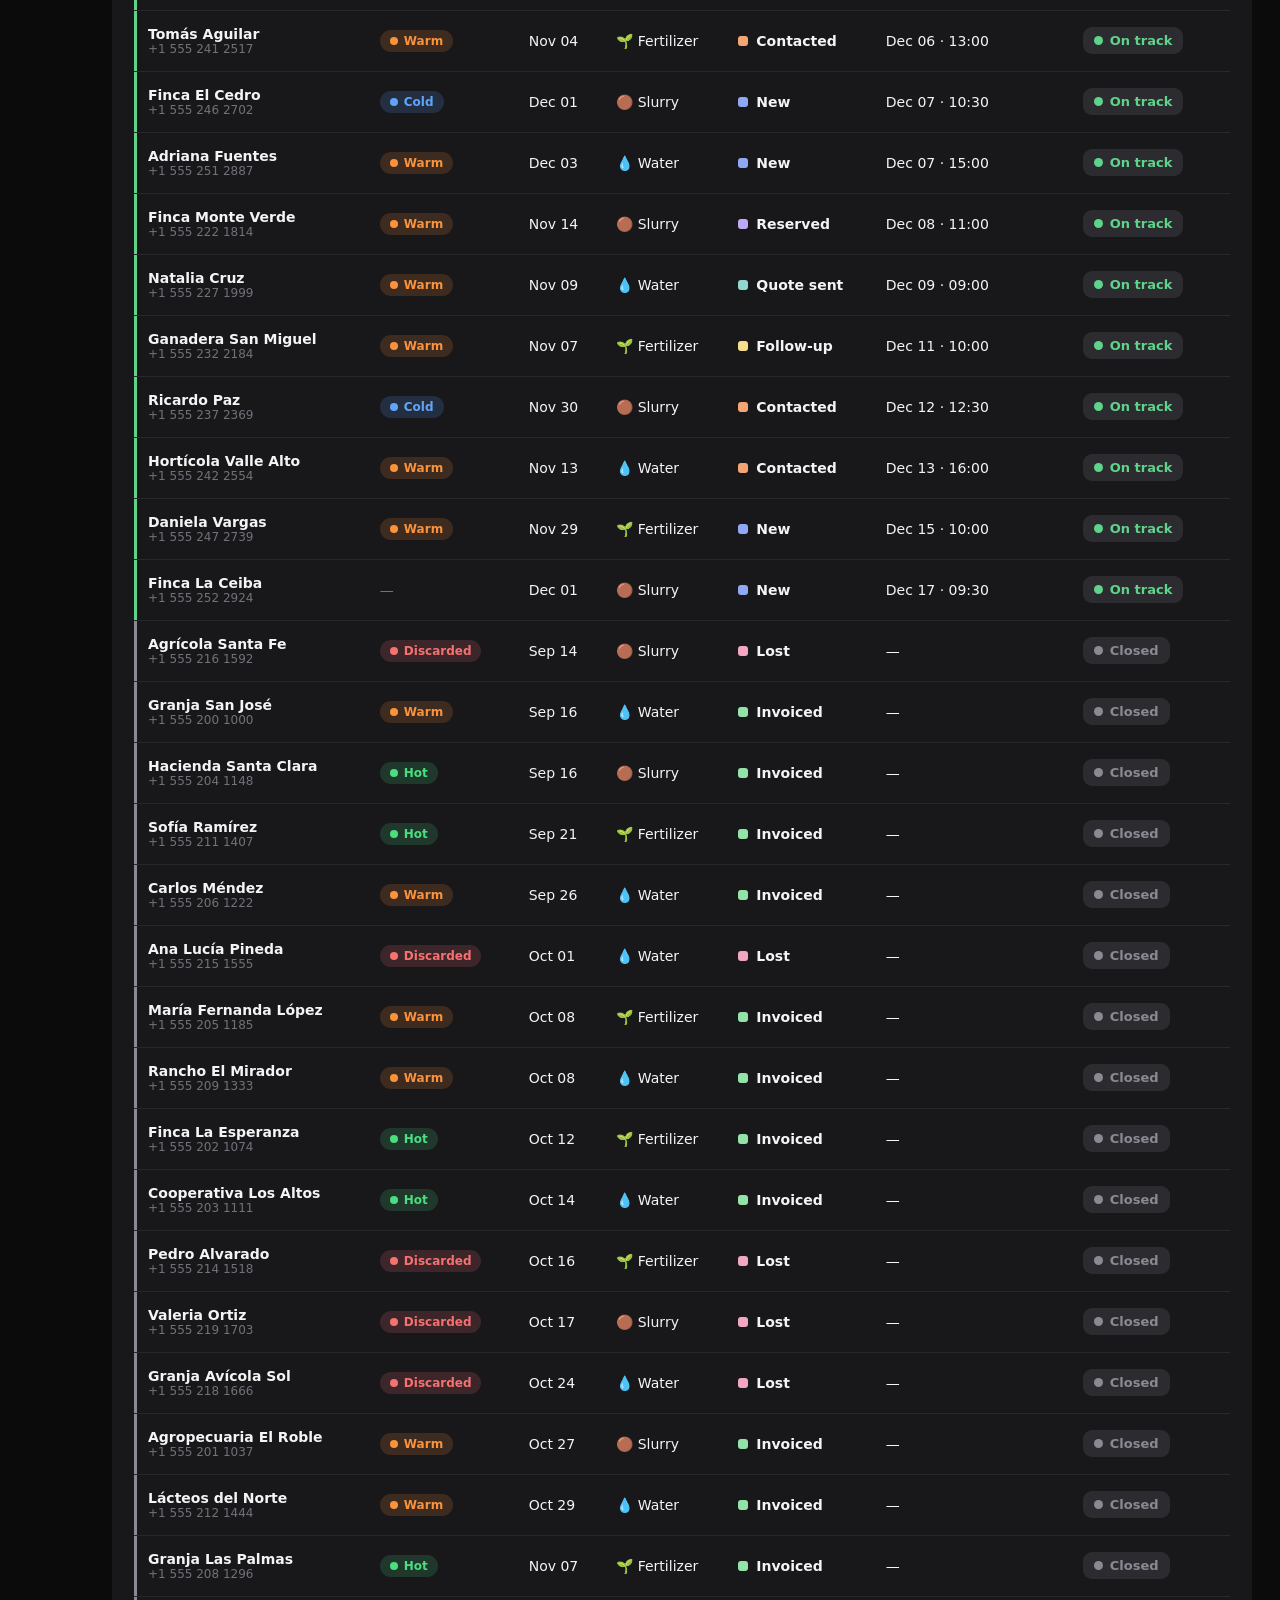
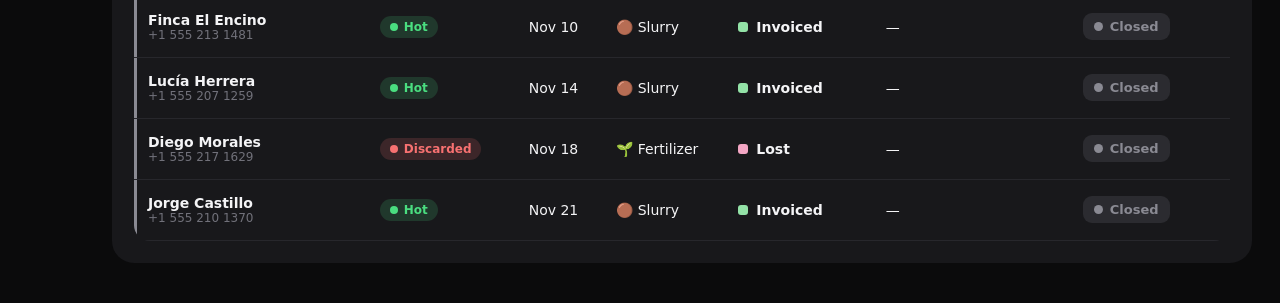
<file: demo/index.html>
<!DOCTYPE html>
<html lang="es" data-theme="dark">
<head>
<meta charset="utf-8">
<meta name="viewport" content="width=device-width, initial-scale=1">
<meta http-equiv="Content-Security-Policy" content="default-src 'self'; img-src 'self' data:; style-src 'self' 'unsafe-inline' https://fonts.googleapis.com; font-src https://fonts.gstatic.com; script-src 'self'; frame-src 'none'; connect-src 'none'; base-uri 'self'; form-action 'none'; object-src 'none'">
<meta name="referrer" content="strict-origin-when-cross-origin">
<script src="../js/frame-guard.js"></script>
<title>Yakbal · Demo interactiva</title>
<meta name="description" content="Demo interactiva de Yakbal con datos ficticios: clientes, flujo de trabajo, agenda, facturación y cobros.">
<meta name="robots" content="noindex">
<link rel="icon" href="../img/favicon.svg" type="image/svg+xml">
<link rel="preconnect" href="https://fonts.googleapis.com">
<link rel="preconnect" href="https://fonts.gstatic.com" crossorigin>
<link href="https://fonts.googleapis.com/css2?family=Plus+Jakarta+Sans:wght@400;500;600;700;800&display=swap" rel="stylesheet">
<link rel="stylesheet" href="css/app.css">
<link rel="stylesheet" href="css/demo.css">
<script src="js/i18n-dict.js"></script>
<script src="js/i18n.js"></script>
</head>
<body class="locked">
<div class="demo-bar" id="demoBar">
  <span class="demo-tag">DEMO</span>
  <span class="demo-txt">Datos ficticios · los cambios no se guardan</span>
  <span class="demo-sp"></span>
  <div class="demo-lang" role="group" aria-label="Idioma"><button type="button" data-lang="es">ES</button><button type="button" data-lang="en">EN</button></div>
  <a class="demo-cta" id="demoCta" href="https://wa.me/50258253416" target="_blank" rel="noopener">Quiero Yakbal</a>
</div><div class="loadbar"></div>


<!-- ═════ APP ═════ -->
<div class="app">
  <div class="nav-backdrop" id="navBackdrop"></div>
  <aside class="side" id="sidebar">
    <div class="brand"><div class="brand-mark" id="brandSide"></div><span class="lbl">Yakbal</span></div>
    <button class="nav active" data-act="nav" data-view="dashboard" title="Dashboard"><svg viewBox="0 0 24 24" fill="none" stroke="currentColor" stroke-width="2" stroke-linecap="round"><path d="M21 12A9 9 0 1 1 12 3v9z"/><path d="M15 3.5A9 9 0 0 1 20.5 9H15z"/></svg><span class="lbl">Dashboard</span></button>
    <button class="nav" data-act="nav" data-view="pipeline" title="Flujo de trabajo"><svg viewBox="0 0 24 24" fill="none" stroke="currentColor" stroke-width="2" stroke-linecap="round"><rect x="3" y="4" width="5" height="16" rx="2"/><rect x="10" y="4" width="5" height="11" rx="2"/><rect x="17" y="4" width="4" height="7" rx="2"/></svg><span class="lbl">Flujo de trabajo</span></button>
    <button class="nav" data-act="nav" data-view="facturacion" title="Facturación"><svg viewBox="0 0 24 24" fill="none" stroke="currentColor" stroke-width="2" stroke-linecap="round" stroke-linejoin="round"><path d="M6 3h12v18l-3-2-3 2-3-2-3 2z"/><path d="M9 8h6M9 12h6M9 16h3"/></svg><span class="lbl">Facturación</span></button>
    <button class="nav" data-act="nav" data-view="calendario" title="Calendario"><svg viewBox="0 0 24 24" fill="none" stroke="currentColor" stroke-width="2" stroke-linecap="round"><rect x="3" y="5" width="18" height="16" rx="3"/><path d="M3 10h18M8 3v4M16 3v4"/></svg><span class="lbl">Calendario</span></button>
    <div class="spacer"></div>
    <div class="me wide-only"><b id="userName"></b><span id="userEmail"></span><br><span class="role-badge" id="userRole"></span></div>
    <button class="nav" data-act="logout" title="Reiniciar demo"><svg viewBox="0 0 24 24" fill="none" stroke="currentColor" stroke-width="2" stroke-linecap="round"><path d="M3 12a9 9 0 1 0 3-6.7L3 8"/><path d="M3 3v5h5"/></svg><span class="lbl">Reiniciar demo</span></button>
    <div class="powered" title="Powered by Pixan Tech"><img src="../img/pixan-emblem.png" alt="Pixan Tech"><span>Powered by<b>PIXAN TECH</b></span></div>
  </aside>

  <main>
    <header class="top">
      <button class="icon-btn burger" id="burger" type="button" aria-label="Mostrar u ocultar el menú" aria-expanded="false" aria-controls="sidebar"><span></span></button>
      <div class="search-wrap"><svg viewBox="0 0 24 24" fill="none" stroke="currentColor" stroke-width="2" stroke-linecap="round"><circle cx="11" cy="11" r="7"/><path d="M20 20l-3.5-3.5"/></svg>
        <input class="search" id="q" placeholder="Buscar lead por nombre, teléfono o email" autocomplete="off"></div>
      <span class="today-lbl" id="today"></span>
      <span class="grow"></span>
      <button class="icon-btn" data-act="theme" id="themeBtn" title="Cambiar tema"><span class="sr" id="themeLbl">Tema claro</span></button>
      <button class="btn" data-act="lead-new"><svg viewBox="0 0 24 24" fill="none" stroke="currentColor" stroke-width="2.4" stroke-linecap="round"><path d="M12 5v14M5 12h14"/></svg><span class="lbl">Nuevo lead</span></button>
      <div class="avatar" id="meAvatar" title=""></div>
    </header>

    <!-- ═════ DASHBOARD ═════ -->
    <section class="view active" id="v-dashboard">
      <div class="page-title"><h1 id="greet">Hola 👋</h1><p>Esto es lo que está pasando con tus leads.</p></div>

      <div class="bento-1">
        <div class="kpis" id="kpis">
          <div class="kpi card hi" style="--c:var(--vencido)" data-act="filtro" data-f="vencido">
            <div class="kpi-top"><span>Vencidos</span><i class="arrow-btn" data-ico="arrow"></i></div>
            <div class="num"><i class="dot"></i><span id="k-vencido">0</span></div><div class="sub">Cita pasada sin realizar</div></div>
          <div class="kpi card" style="--c:var(--porvencer)" data-act="filtro" data-f="porvencer">
            <div class="kpi-top"><span>Por vencer</span><i class="arrow-btn" data-ico="arrow"></i></div>
            <div class="num"><i class="dot"></i><span id="k-porvencer">0</span></div><div class="sub">Cita hoy o mañana</div></div>
          <div class="kpi card" style="--c:var(--trabajar)" data-act="filtro" data-f="trabajar">
            <div class="kpi-top"><span>Por trabajar</span><i class="arrow-btn" data-ico="arrow"></i></div>
            <div class="num"><i class="dot"></i><span id="k-trabajar">0</span></div><div class="sub">Sin cita agendada</div></div>
          <div class="kpi card" style="--c:var(--aldia)" data-act="filtro" data-f="aldia">
            <div class="kpi-top"><span>Al día</span><i class="arrow-btn" data-ico="arrow"></i></div>
            <div class="num"><i class="dot"></i><span id="k-aldia">0</span></div><div class="sub">Cita agendada a futuro</div></div>
        </div>

        <div class="card box" id="progCard">
          <div class="box-head">
            <div><h2>Progreso de órdenes</h2><div class="prog-sum" id="progSum"></div></div>
            <div class="prog-ctls">
              <div class="seg-ctl" role="group" aria-label="Qué contar">
                <button type="button" data-act="prog-metric" data-v="nuevos">Nuevos</button>
                <button type="button" class="on" data-act="prog-metric" data-v="ventas">Facturados</button>
                <button type="button" data-act="prog-metric" data-v="pagados">Pagados</button>
                <button type="button" data-act="prog-metric" data-v="perdidos">Perdidos</button>
                <button type="button" data-act="prog-metric" data-v="citas">Citas</button>
              </div>
              <div class="seg-ctl" role="group" aria-label="Periodo">
                <button type="button" class="on" data-act="prog-period" data-v="semana">Semana</button>
                <button type="button" data-act="prog-period" data-v="mes">Mes</button>
                <button type="button" data-act="prog-period" data-v="dia">Día de la semana</button>
              </div>
            </div>
          </div>
          <div class="chart-wrap" id="progChart"><div class="chart-tip" id="progTip"></div></div>
          <div class="legend-row" id="progLegend"></div>
        </div>
      </div>

      <div class="bento-2" id="bento2">
        <div class="card big" data-act="filtro" data-f="trabajar" id="bigLeads"></div>
        <div class="card big" data-act="nav-cal" id="bigCitas"></div>
        <div class="card box donut-card"><div class="box-head"><div><h2>Leads por uso</h2><small>Leads abiertos y cerrados</small></div></div><div class="donut-wrap" id="donut"></div></div>
      </div>

      <div class="grid2">
        <div class="card box"><div class="box-head"><div><h2>Agenda de hoy</h2><small>Incluye las vencidas · clic para abrir la ficha</small></div></div><div id="todayList"></div></div>
        <div class="card box"><div class="box-head"><div><h2>Embudo</h2><small>Leads en cada etapa</small></div></div><div class="funnel" id="funnel"></div></div>
      </div>

      <div class="card box">
        <div class="box-head"><div><h2>Seguimiento de leads</h2><small id="tableCount">Ordenado por urgencia y fecha</small></div></div>
        <div class="filters" id="filters"></div>
        <div class="tablewrap"><table>
          <thead><tr><th>Lead</th><th>Temperatura</th><th>Ingreso</th><th>Uso</th><th>Etapa</th><th>Próxima cita</th><th>Estado</th></tr></thead>
          <tbody id="tbody"></tbody>
        </table></div>
        <div id="tableEmpty"></div>
      </div>
    </section>

    <!-- ═════ PIPELINE ═════ -->
    <section class="view" id="v-pipeline">
      <div class="page-title"><h1>Flujo de trabajo</h1><p>Arrastra una tarjeta para moverla de etapa. Cada paso queda registrado con su fecha.</p></div>
      <div class="stage-cards" id="stageCards"></div>
      <div class="legend">
        <span><i class="dot" style="--c:var(--vencido)"></i>Vencido</span><span><i class="dot" style="--c:var(--porvencer)"></i>Por vencer</span>
        <span><i class="dot" style="--c:var(--trabajar)"></i>Por trabajar</span><span><i class="dot" style="--c:var(--aldia)"></i>Al día</span><span><i class="dot" style="--c:var(--cerrado)"></i>Cerrado</span>
      </div>
      <div class="kanban" id="kanban"></div>
    </section>

    <!-- ═════ FACTURACIÓN (leads Facturados: pendientes de pago / pagados) ═════ -->
    <section class="view" id="v-facturacion">
      <div class="page-title"><h1>Facturación</h1><p>Leads facturados según su estado de pago. Arrastra una tarjeta a “Pagado” cuando se cobre.</p></div>
      <div class="stage-cards pay-cards" id="payCards"></div>
      <div class="kanban pay" id="kanbanPago"></div>
      <details class="card box cfg admin-only" id="cfgCard">
        <summary><div>Datos de la empresa<small>Aparecen en la cabecera de todos los recibos</small></div><span class="mini">Editar</span></summary>
        <form id="cfgForm" autocomplete="off" novalidate>
          <div class="cfg-grid">
            <div class="field span3"><label for="cfgNombre">Nombre de la empresa</label><input id="cfgNombre" data-k="empresaNombre" maxlength="120"></div>
            <div class="field"><label for="cfgNif">NIF / CIF</label><input id="cfgNif" data-k="empresaNif" maxlength="20"></div>
            <div class="field"><label for="cfgTel">Teléfono</label><input id="cfgTel" data-k="empresaTelefono" maxlength="40"></div>
            <div class="field"><label for="cfgEmail">Email</label><input id="cfgEmail" type="email" data-k="empresaEmail" maxlength="120"></div>
            <div class="field span3"><label for="cfgDir">Dirección fiscal</label><input id="cfgDir" data-k="empresaDireccion" maxlength="300"></div>
            <div class="field"><label for="cfgIva">IVA por defecto (%)</label><input id="cfgIva" data-k="ivaDefecto" inputmode="decimal" maxlength="6"></div>
            <div class="field"><label for="cfgSerie">Serie de recibos</label><input id="cfgSerie" data-k="serieRecibo" maxlength="6" placeholder="R"></div>
            <div class="field span3"><label for="cfgPie">Texto al pie del recibo</label><input id="cfgPie" data-k="pieRecibo" maxlength="300"></div>
          </div>
          <div class="factions" style="margin-top:4px"><button class="btn" type="submit" id="cfgBtn">Guardar datos</button></div>
        </form>
      </details>
    </section>

    <!-- ═════ CALENDARIO ═════ -->
    <section class="view" id="v-calendario">
      <div class="card box">
        <div class="cal-bar">
          <h2 id="calTitle"></h2>
          <div class="seg-ctl" role="group" aria-label="Vista del calendario">
            <button type="button" data-act="cal-view" data-v="mes">Mes</button>
            <button type="button" class="on" data-act="cal-view" data-v="semana">Semana</button>
            <button type="button" data-act="cal-view" data-v="dia">Día</button>
          </div>
          <button class="icon-btn" data-act="cal" data-n="-1" title="Anterior" style="width:40px;height:40px;background:var(--card-2)"><svg viewBox="0 0 24 24" fill="none" stroke="currentColor" stroke-width="2.4" stroke-linecap="round"><path d="M15 6l-6 6 6 6"/></svg></button>
          <button class="btn ghost sm" data-act="cal" data-n="0">Hoy</button>
          <button class="icon-btn" data-act="cal" data-n="1" title="Siguiente" style="width:40px;height:40px;background:var(--card-2)"><svg viewBox="0 0 24 24" fill="none" stroke="currentColor" stroke-width="2.4" stroke-linecap="round"><path d="M9 6l6 6-6 6"/></svg></button>
          <button class="btn sm" data-act="cita-new">+ Nueva cita</button>
        </div>
        <p class="muted-s" style="margin-bottom:12px" id="calHint"></p>
        <div id="cal"></div>
      </div>
    </section>

  </main>
</div>

<div class="overlay" id="ovLead"><div class="sheet" id="ficha"></div></div>
<div class="overlay" id="ovCita"><div class="sheet" id="citaBox"></div></div>
<div class="overlay" id="ovRecibo"><div class="sheet" id="reciboBox"></div></div>
<div class="toast" id="toast"></div>

<script src="js/backend.js"></script>
<script src="js/app.js"></script>
</body>
</html>
</file>
<file: css/landing.css>
/* ═════════════════════════════════════════════════════════════
   Yakbal · página-anuncio
   Marca Pixan Tech: Archivo (títulos) + Public Sans (texto),
   fondo #f3f5f1, tinta #14201c, verde #1f6b53.
   Las capturas de la app (Bento Noir) son las protagonistas.
   ═════════════════════════════════════════════════════════════ */
:root{
  --bg:#f3f5f1; --paper:#ffffff; --ink:#14201c; --ink-2:#3c4a44; --muted:#62706a; --line:#dde3dd;
  --green:#1f6b53; --green-2:#164d3c; --green-soft:#e2ece6; --mint:#9fd8bf;
  --night:#0b0f0d; --night-2:#141a17;
  --radius:24px; --wrap:1180px;
  --shadow:0 30px 80px -30px rgba(20,32,28,.35);
  --ease:cubic-bezier(.2,.7,.2,1);
}
*{box-sizing:border-box;margin:0;padding:0}
[hidden]{display:none!important}
html{scroll-behavior:smooth;-webkit-text-size-adjust:100%}
body{font-family:'Public Sans',system-ui,-apple-system,'Segoe UI',sans-serif;font-size:17px;line-height:1.6;color:var(--ink);background:var(--bg);-webkit-font-smoothing:antialiased;overflow-x:hidden}
img{display:block;max-width:100%;height:auto}
a{color:inherit}
h1,h2,h3,.logo span,.spec-grid b,.step-grid b{font-family:'Archivo','Arial Narrow',sans-serif;letter-spacing:-.02em;line-height:1.08}
.wrap{width:min(var(--wrap),100% - 32px);margin-inline:auto}
.skip{position:absolute;left:-999px;top:8px;background:var(--ink);color:#fff;padding:8px 14px;border-radius:999px;z-index:100}
.skip:focus{left:8px}
:focus-visible{outline:3px solid var(--green);outline-offset:3px;border-radius:6px}

/* ───── Botones ───── */
.btn{display:inline-flex;align-items:center;justify-content:center;gap:10px;min-height:52px;padding:0 26px;border-radius:999px;background:var(--green);color:#fff;
  font-weight:700;font-size:16px;text-decoration:none;border:0;cursor:pointer;transition:transform .2s var(--ease),background .2s,box-shadow .2s;white-space:nowrap}
.btn:hover{background:var(--green-2);transform:translateY(-2px);box-shadow:0 12px 30px -12px rgba(31,107,83,.6)}
.btn:active{transform:translateY(0)}
.btn svg{width:20px;height:20px;fill:currentColor}
.btn.ghost{background:transparent;color:var(--ink);box-shadow:inset 0 0 0 2px var(--ink)}
.btn.ghost:hover{background:var(--ink);color:#fff}
.btn.light{background:#fff;color:var(--green-2)}
.btn.light:hover{background:var(--green-soft)}
.btn.sm{min-height:42px;padding:0 18px;font-size:15px}
.btn.big{min-height:60px;padding:0 34px;font-size:18px}

/* ───── Cabecera ───── */
.hdr{position:sticky;top:0;z-index:40;background:rgba(243,245,241,.82);backdrop-filter:saturate(160%) blur(14px);-webkit-backdrop-filter:saturate(160%) blur(14px);border-bottom:1px solid transparent;transition:border-color .3s}
.hdr.scrolled{border-bottom-color:var(--line)}
.hdr-in{display:flex;align-items:center;gap:20px;min-height:72px}
.logo{display:inline-flex;align-items:center;gap:10px;text-decoration:none;font-weight:800;font-size:24px}
.mark{width:32px;height:32px}
.mark circle{fill:var(--ink)} .mark .m2{fill:var(--bg)}
.nav{display:flex;gap:26px;margin-left:auto}
.nav a{text-decoration:none;font-weight:600;font-size:15px;color:var(--ink-2);position:relative}
.nav a::after{content:"";position:absolute;left:0;right:0;bottom:-6px;height:2px;background:var(--green);transform:scaleX(0);transition:transform .25s var(--ease)}
.nav a:hover::after{transform:scaleX(1)}
.hdr-act{display:flex;align-items:center;gap:12px}
.lang{display:inline-flex;padding:3px;border-radius:999px;background:var(--paper);box-shadow:inset 0 0 0 1px var(--line)}
.lang button{all:unset;cursor:pointer;padding:6px 12px;border-radius:999px;font-weight:700;font-size:13px;color:var(--muted)}
.lang button.on{background:var(--ink);color:#fff}

/* ───── Portada ───── */
.hero{padding:64px 0 40px;overflow:hidden}
.hero-in{display:grid;grid-template-columns:minmax(0,.95fr) minmax(0,1.15fr);gap:48px;align-items:center}
.eyebrow{display:inline-flex;align-items:center;gap:10px;padding:6px 14px 6px 10px;border-radius:999px;background:var(--paper);box-shadow:inset 0 0 0 1px var(--line);font-weight:700;font-size:14px;color:var(--green)}
.eyebrow .dot{width:9px;height:9px;border-radius:50%;background:var(--green);box-shadow:0 0 0 0 rgba(31,107,83,.5);animation:ping 2.4s infinite}
h1{font-size:clamp(40px,6vw,74px);margin:20px 0 20px}
h1 em{font-style:normal;color:var(--green)}
.lead{font-size:clamp(17px,1.6vw,20px);color:var(--ink-2);max-width:560px}
.hero-cta{display:flex;flex-wrap:wrap;gap:14px;margin:32px 0 22px}
.maya{font-size:14px;color:var(--muted)}
.maya b{color:var(--ink)}
.hero-visual{position:relative;padding:10px 0 50px}

/* ───── Dispositivos (CSS puro) ───── */
.laptop{position:relative}
.laptop .screen{background:#050706;border-radius:18px 18px 4px 4px;padding:12px 12px 14px;box-shadow:var(--shadow);border:1px solid #2a332f}
.laptop .screen img{border-radius:8px;aspect-ratio:16/10;object-fit:cover;width:100%}
.laptop .base{height:16px;margin:0 -7%;background:linear-gradient(#cfd6d1,#a9b2ad);border-radius:0 0 22px 22px;position:relative}
.laptop .base::after{content:"";position:absolute;left:50%;top:0;width:16%;height:6px;transform:translateX(-50%);background:#8c9590;border-radius:0 0 8px 8px}
.phone{position:absolute;right:-2%;bottom:0;width:27%;min-width:120px}
.phone .screen{background:#050706;border-radius:34px;padding:8px;box-shadow:0 30px 60px -20px rgba(0,0,0,.55);border:1px solid #2a332f}
.phone .screen img{border-radius:27px;aspect-ratio:390/844;object-fit:cover;object-position:top}
.phone.sm{width:30%}

/* ───── Ficha técnica ───── */
.specs{padding:56px 0;background:var(--ink);color:#fff}
.kicker{font-weight:800;font-size:14px;letter-spacing:.14em;text-transform:uppercase;color:var(--green);margin-bottom:14px}
.kicker.light,.specs .kicker{color:var(--mint)}
.spec-grid{list-style:none;display:grid;grid-template-columns:repeat(4,minmax(0,1fr));gap:1px;background:rgba(255,255,255,.12);border-radius:var(--radius);overflow:hidden}
.spec-grid li{background:var(--ink);padding:26px 22px;display:flex;flex-direction:column;gap:6px}
.spec-grid b{font-size:clamp(34px,4vw,50px);color:#fff}
.spec-grid span{color:#b9c6bf;font-size:15px;line-height:1.4}

/* ───── Equipamiento ───── */
.features{padding:96px 0 40px}
.h2{font-size:clamp(32px,4.4vw,54px);max-width:820px;margin-bottom:56px}
.feat{display:grid;grid-template-columns:minmax(0,1.2fr) minmax(0,1fr);gap:56px;align-items:center;margin-bottom:96px}
.feat.rev .feat-img{order:2}
.feat-img{position:relative}
.feat-img.duo{padding-bottom:30px}
.feat-img.duo .phone{right:-3%;bottom:-6px}
.tag{display:inline-block;padding:5px 12px;border-radius:999px;background:var(--green-soft);color:var(--green-2);font-weight:700;font-size:13px;margin-bottom:16px}
.feat h3{font-size:clamp(26px,2.8vw,38px);margin-bottom:14px}
.feat p{color:var(--ink-2);margin-bottom:18px}
.ticks{list-style:none;display:flex;flex-direction:column;gap:10px}
.ticks li{position:relative;padding-left:32px;font-weight:600;color:var(--ink)}
.ticks li::before{content:"";position:absolute;left:0;top:3px;width:20px;height:20px;border-radius:50%;background:var(--green) url("data:image/svg+xml,%3Csvg xmlns='http://www.w3.org/2000/svg' viewBox='0 0 24 24' fill='none' stroke='white' stroke-width='3.5' stroke-linecap='round' stroke-linejoin='round'%3E%3Cpath d='M6 12l4 4 8-9'/%3E%3C/svg%3E") center/12px no-repeat}

/* ───── Galería ───── */
.gallery{padding:72px 0;background:var(--paper)}
.gallery .h2{margin-bottom:10px}
.gal-hint{color:var(--muted);margin:0 0 32px}
.round{all:unset;flex:none;cursor:pointer;width:52px;height:52px;border-radius:50%;display:grid;place-items:center;font-size:28px;line-height:1;background:var(--ink);color:#fff;transition:background .2s,opacity .2s,transform .2s}
.round:hover{background:var(--green);transform:scale(1.06)}
.round:focus-visible{outline:3px solid var(--green);outline-offset:3px}
.round:disabled{opacity:.25;cursor:default;transform:none;background:var(--ink)}
.gal-ctrl{display:flex;align-items:center;justify-content:center;gap:24px;margin-top:8px}
.gal-mid{display:flex;flex-direction:column;align-items:center;gap:12px;min-width:0}
.gal-count{margin:0;font-weight:600;color:var(--muted);text-align:center}
.gal-count b{color:var(--ink)}
.gal-dots{display:flex;gap:8px;flex-wrap:wrap;justify-content:center}
.gal-dots .dot{all:unset;cursor:pointer;width:10px;height:10px;border-radius:999px;background:#c3ccc6;transition:width .25s,background .25s}
.gal-dots .dot.on{width:28px;background:var(--green)}
.gal-dots .dot:focus-visible{outline:2px solid var(--green);outline-offset:3px}
.gal-track{display:flex;align-items:center;gap:20px;overflow-x:auto;scroll-snap-type:x mandatory;padding:6px max(16px,calc((100vw - var(--wrap))/2)) 24px;scrollbar-width:none;outline:none}
.gal-track::-webkit-scrollbar{display:none}
.gal-track figure{flex:0 0 min(720px,82vw);scroll-snap-align:center}
.gal-track figure.tall{flex-basis:calc(min(720px,82vw) * .29)}
.gal-track img{border-radius:18px;box-shadow:0 20px 50px -25px rgba(20,32,28,.45);width:100%;aspect-ratio:16/10;object-fit:cover;background:var(--night)}
.gal-track figure.tall img{aspect-ratio:390/844;object-position:top}
.gal-track figcaption{margin-top:12px;font-weight:600;color:var(--muted);font-size:15px}
.js .gal-track figure{opacity:.4;transform:scale(.96);transition:opacity .35s,transform .35s;cursor:pointer}
.js .gal-track figure.on{opacity:1;transform:none;cursor:default}

/* ───── Demo ───── */
.demo{padding:96px 0;background:radial-gradient(1200px 500px at 50% -10%,#1f3a30 0%,var(--night) 60%);color:#fff}
.h2.light{color:#fff;margin-bottom:16px}
.demo-sub{color:#b9c6bf;max-width:640px;margin-bottom:40px;font-size:18px}
.demo-frame{border-radius:20px;overflow:hidden;background:#000;box-shadow:0 40px 100px -30px rgba(0,0,0,.8);border:1px solid #26302b}
.demo-bar{display:flex;align-items:center;gap:7px;padding:12px 16px;background:#141a17;border-bottom:1px solid #26302b}
.demo-bar span{width:11px;height:11px;border-radius:50%;background:#3a4540}
.demo-bar b{margin-left:auto;margin-right:auto;font-family:'Archivo',sans-serif;font-size:13px;color:#8fa198;letter-spacing:.04em;transform:translateX(-24px)}
.demo-frame iframe{display:block;width:100%;height:min(760px,80vh);border:0;background:#0b0b0c}
.demo-open{margin-top:26px;text-align:center}

/* ───── Versiones ───── */
.editions{padding:96px 0}
.ed-grid{display:grid;grid-template-columns:repeat(3,minmax(0,1fr));gap:20px;align-items:stretch}
.ed{position:relative;background:var(--paper);border-radius:var(--radius);padding:32px 28px;display:flex;flex-direction:column;gap:16px;box-shadow:inset 0 0 0 1px var(--line);transition:transform .3s var(--ease),box-shadow .3s}
.ed:hover{transform:translateY(-6px);box-shadow:inset 0 0 0 1px var(--line),var(--shadow)}
.ed h3{font-size:30px}
.ed-for{color:var(--muted);margin-top:-8px}
.ed .ticks{flex:1}
.ed.best{background:var(--ink);color:#fff;box-shadow:none}
.ed.best .ed-for{color:#b9c6bf}
.ed.best .ticks li{color:#fff}
.badge{position:absolute;top:-13px;left:28px;background:var(--mint);color:var(--green-2);font-weight:800;font-size:12px;letter-spacing:.06em;text-transform:uppercase;padding:5px 12px;border-radius:999px}
.ed-note{margin-top:26px;color:var(--muted);text-align:center}

/* ───── Industria ───── */
.industry{padding:90px 0;background:var(--green-soft)}
.ind-in{display:grid;grid-template-columns:minmax(0,1.2fr) minmax(0,.8fr);gap:56px;align-items:center}
.industry .h2{margin-bottom:22px;font-size:clamp(28px,3.6vw,44px)}
.industry p{color:var(--ink-2)}
.chips{list-style:none;display:flex;flex-wrap:wrap;gap:8px;margin-top:26px}
.chips li{padding:7px 14px;border-radius:999px;background:var(--paper);font-weight:600;font-size:14px}
.before-after{list-style:none;display:flex;flex-direction:column;gap:14px}
.before-after li{background:var(--paper);border-radius:20px;padding:22px 24px}
.before-after li span{display:block;font-weight:800;font-size:13px;letter-spacing:.1em;text-transform:uppercase;color:var(--muted);margin-bottom:6px}
.before-after li.after{background:var(--green);color:#fff}
.before-after li.after span{color:var(--mint)}
.before-after li.after p{color:#fff}

/* ───── Pasos ───── */
.steps{padding:96px 0}
.step-grid{list-style:none;display:grid;grid-template-columns:repeat(3,minmax(0,1fr));gap:20px}
.step-grid li{background:var(--paper);border-radius:var(--radius);padding:30px 28px;box-shadow:inset 0 0 0 1px var(--line)}
.step-grid b{display:grid;place-items:center;width:52px;height:52px;border-radius:50%;background:var(--green);color:#fff;font-size:24px;margin-bottom:18px}
.step-grid h3{font-size:24px;margin-bottom:8px}
.step-grid p{color:var(--ink-2)}

/* ───── Preguntas ───── */
.faq{padding:40px 0 100px}
.faq-in{display:grid;grid-template-columns:minmax(0,.8fr) minmax(0,1.2fr);gap:48px}
.faq-list{display:flex;flex-direction:column;gap:10px}
.faq details{background:var(--paper);border-radius:18px;box-shadow:inset 0 0 0 1px var(--line);overflow:hidden}
.faq summary{cursor:pointer;list-style:none;padding:20px 56px 20px 22px;font-weight:700;font-size:17px;position:relative}
.faq summary::-webkit-details-marker{display:none}
.faq summary::after{content:"+";position:absolute;right:22px;top:50%;transform:translateY(-50%);font-size:26px;font-weight:400;color:var(--green);transition:transform .25s var(--ease)}
.faq details[open] summary::after{transform:translateY(-50%) rotate(45deg)}
.faq details p{padding:0 22px 22px;color:var(--ink-2)}

/* ───── Cierre y pie ───── */
.final{padding:100px 0;background:var(--green);color:#fff;text-align:center}
.final h2{font-size:clamp(38px,6vw,76px);margin-bottom:16px}
.final p{font-size:20px;color:#d5ece2;margin-bottom:34px}
.final.nf{min-height:100vh;display:grid;place-items:center} /* página 404 */
.ftr{padding:40px 0;background:var(--bg)}
.ftr-in{display:flex;align-items:center;gap:24px;flex-wrap:wrap}
.pixan{display:inline-flex;align-items:center;gap:10px;text-decoration:none;margin-left:auto}
.pixan img{width:56px;height:auto}
.pixan small{display:block;color:var(--muted);font-size:12px;line-height:1.2}
.pixan b{font-family:'Archivo',sans-serif;letter-spacing:.08em;font-size:15px}
.copy{width:100%;color:var(--muted);font-size:14px}
.wa-float{position:fixed;right:20px;bottom:20px;z-index:50;width:60px;height:60px;border-radius:50%;background:#25d366;display:grid;place-items:center;box-shadow:0 14px 30px -10px rgba(0,0,0,.45);transition:transform .2s var(--ease)}
.wa-float:hover{transform:scale(1.08)}
.wa-float svg{width:32px;height:32px;fill:#fff}

/* ───── Animaciones ───── */
@keyframes ping{0%{box-shadow:0 0 0 0 rgba(31,107,83,.5)}70%{box-shadow:0 0 0 10px rgba(31,107,83,0)}100%{box-shadow:0 0 0 0 rgba(31,107,83,0)}}
@keyframes float{50%{transform:translateY(-12px)}}
.float{animation:float 6s ease-in-out infinite}
/* Solo se oculta si hay JavaScript (si no carga, todo se ve igual) */
.js .reveal{opacity:0;transform:translateY(28px);transition:opacity .8s var(--ease),transform .8s var(--ease)}
.js .reveal.in{opacity:1;transform:none}
@media (prefers-reduced-motion:reduce){*,*::before,*::after{animation:none!important;transition:none!important;scroll-behavior:auto!important}.js .reveal{opacity:1;transform:none}}

/* ───── Responsive ───── */
@media (max-width:1000px){
  .nav{display:none}
  .hdr-act{margin-left:auto}
  .hero-in,.feat,.ind-in,.faq-in{grid-template-columns:minmax(0,1fr)}
  .feat.rev .feat-img{order:0}
  .feat{gap:32px;margin-bottom:72px}
  .spec-grid{grid-template-columns:repeat(2,minmax(0,1fr))}
  .ed-grid,.step-grid{grid-template-columns:minmax(0,1fr)}
  .ed.best{order:-1}
}
@media (max-width:600px){
  body{font-size:16px}
  .hdr-in{min-height:64px;gap:10px}
  .logo{font-size:21px}
  .hdr-act .btn{display:none}
  .hero{padding:36px 0 20px}
  .hero-cta .btn{width:100%}
  .features,.editions,.steps,.demo{padding:64px 0}
  .h2{margin-bottom:36px}
  .btn{white-space:normal;text-align:center;max-width:100%}
  .gal-ctrl{gap:14px}
  .gal-track figure{flex-basis:88vw}
  .gal-track figure.tall{flex-basis:38vw}
  .round{width:44px;height:44px;font-size:24px}
  .demo-frame iframe{height:640px}
  .spec-grid li{padding:20px 16px}
  .ftr-in{flex-direction:column;align-items:flex-start}
  .pixan{margin-left:0}
}
</file>
<file: demo/css/app.css>
/* ═════════════════════════════════════════════════════════════
   ESTILO "BENTO NOIR"
   Bento grid: tarjetas sólidas muy redondeadas, negro profundo,
   tarjeta destacada invertida, cabeceras pastel, botones ↗ redondos.
   Tema oscuro (por defecto) y claro (inverso).
   ═════════════════════════════════════════════════════════════ */
:root,[data-theme=dark]{
  --page:#0b0b0c; --side:#0b0b0c; --card:#18181b; --card-2:#212125; --card-3:#2b2b30; --line:#27272c;
  --text:#f4f4f6; --muted:#a1a1aa; --faint:#71717a;
  --hi-bg:#f4f4f6; --hi-text:#0b0b0c; --hi-muted:#5b5b63;
  --btn-bg:#f4f4f6; --btn-text:#0b0b0c;
  --accent:#6f8ff5; --accent-strong:#2f5bea;
  --shadow:none;
  --vencido:#ff6b6b; --porvencer:#f6b54b; --trabajar:#7cc4ff; --aldia:#5fd38a; --cerrado:#8a8a93;
  --up:#6ee7a0; --up-bg:rgba(95,211,138,.16); --down:#ff8a8a; --down-bg:rgba(255,107,107,.16);
  --overlay:rgba(0,0,0,.6);
  /* Temperatura del lead */
  --t-hot:#4ade80; --t-warm:#fb923c; --t-cold:#60a5fa; --t-out:#f87171; --t-ink:#141416;
}
[data-theme=light]{
  --page:#eceef2; --side:#ffffff; --card:#ffffff; --card-2:#f3f4f7; --card-3:#e8eaef; --line:#e4e6eb;
  --text:#111114; --muted:#585a63; --faint:#8a8c95;
  --hi-bg:#111114; --hi-text:#ffffff; --hi-muted:#a9a9b2;
  --btn-bg:#111114; --btn-text:#ffffff;
  --accent:#4f72ea; --accent-strong:#2f5bea;
  --shadow:0 1px 2px rgba(17,17,20,.04),0 10px 30px rgba(17,17,20,.06);
  --vencido:#d64545; --porvencer:#b7790d; --trabajar:#2378c8; --aldia:#1d8f4e; --cerrado:#7b7c85;
  --up:#13834a; --up-bg:rgba(29,143,78,.12); --down:#c43838; --down-bg:rgba(214,69,69,.12);
  --overlay:rgba(17,17,20,.35);
  --t-hot:#15803d; --t-warm:#c2610c; --t-cold:#1d6fd6; --t-out:#d02a2a; --t-ink:#ffffff;
}
:root{
  /* Pasteles de etapa (mismos en ambos temas; el texto encima siempre es oscuro) */
  --st-1:#8fa9f7; --st-2:#f4a576; --st-3:#f6de8d; --st-4:#8fd9cf; --st-5:#bda9f6; --st-6:#93e2a7; --st-7:#f3a6c4;
  --st-ink:#141416;
  --pay-pend:#f9cf86; --pay-ok:#93e2a7; /* Facturación: pendiente de pago / pagado */
  --radius:22px; --radius-sm:14px;
}
*{box-sizing:border-box;margin:0;padding:0}
[hidden]{display:none!important} /* lo oculto siempre se oculta, aunque otra regla le dé display */
html{background:var(--page)}
body{font-family:'Plus Jakarta Sans',system-ui,sans-serif;font-size:15px;color:var(--text);background:var(--page);min-height:100vh;-webkit-font-smoothing:antialiased}
button,input,select,textarea{font:inherit;color:inherit}
svg{flex:none}
.card{background:var(--card);border-radius:var(--radius);box-shadow:var(--shadow)}

/* ───── Estructura ───── */
.app{display:grid;grid-template-columns:84px minmax(0,1fr);min-height:100vh;transition:grid-template-columns .3s ease}
body.nav-wide .app{grid-template-columns:240px minmax(0,1fr)}
.side{background:var(--side);border-right:1px solid var(--line);padding:20px 14px;display:flex;flex-direction:column;gap:6px;position:sticky;top:0;height:100vh;overflow:hidden auto}
.brand{display:flex;align-items:center;gap:12px;height:46px;padding:0 6px;margin-bottom:18px;font-weight:800;font-size:18px;white-space:nowrap}
.brand-mark{width:36px;height:36px;display:grid;place-items:center;flex:none;margin-left:6px}
.brand-mark svg{width:36px;height:36px}
/* Firma "Powered by Pixan Tech" (emblema blanco; en tema claro se invierte a negro) */
.powered{display:flex;align-items:center;gap:8px;padding:8px 6px;color:var(--faint);font-size:11px;text-decoration:none;white-space:nowrap}
.powered img{width:40px;height:30px;object-fit:contain;flex:none;opacity:.85}
[data-theme=light] .powered img{filter:invert(1)}
.powered span{display:none;line-height:1.25}
.powered b{display:block;color:var(--muted);font-size:13px;font-weight:800;letter-spacing:.06em}
body.nav-wide .side .powered span,.login-card .powered span{display:block}
.side .powered{justify-content:center}
body.nav-wide .side .powered{justify-content:flex-start}
.login-card .powered{justify-content:center;margin-top:6px;padding-top:14px;border-top:1px solid var(--line)}
.nav{all:unset;box-sizing:border-box;cursor:pointer;display:flex;align-items:center;gap:14px;height:48px;padding:0 15px;border-radius:15px;color:var(--muted);font-weight:600;font-size:15px;white-space:nowrap;transition:background .2s,color .2s,transform .15s}
.nav svg{width:20px;height:20px;pointer-events:none}
.nav:hover{background:var(--card-2);color:var(--text)}
.nav.active{background:var(--hi-bg);color:var(--hi-text)}
.nav:active{transform:scale(.96)}
.nav .lbl,.brand .lbl,.side .wide-only{display:none}
body.nav-wide .nav .lbl,body.nav-wide .brand .lbl{display:inline}
body.nav-wide .side .wide-only{display:block}
.nav-sep{height:1px;background:var(--line);margin:10px 8px}
.side .spacer{flex:1}
.me{padding:10px 6px;font-size:13px;color:var(--muted);overflow-wrap:anywhere}
.me b{display:block;color:var(--text);font-size:15px}
main{min-width:0;padding:22px 28px 40px;display:flex;flex-direction:column;gap:22px}

/* ───── Barra superior ───── */
.top{display:flex;align-items:center;gap:12px;flex-wrap:wrap}
.icon-btn{all:unset;box-sizing:border-box;cursor:pointer;width:44px;height:44px;border-radius:50%;background:var(--card);display:grid;place-items:center;color:var(--text);box-shadow:var(--shadow);transition:background .2s,transform .15s;flex:none}
.icon-btn:hover{background:var(--card-3)}
.icon-btn:active{transform:scale(.93)}
.icon-btn svg{width:20px;height:20px;pointer-events:none}
.search-wrap{position:relative;flex:0 1 320px;min-width:180px}
.search-wrap svg{position:absolute;left:14px;top:50%;transform:translateY(-50%);width:18px;height:18px;color:var(--faint);pointer-events:none}
.search{width:100%;height:44px;border-radius:999px;border:1px solid transparent;background:var(--card);padding:0 16px 0 42px;color:var(--text);font-size:15px;box-shadow:var(--shadow);outline:none;transition:border-color .2s}
.search:focus{border-color:var(--faint)}
.search::placeholder{color:var(--faint)}
.today-lbl{font-weight:700;font-size:15px;white-space:nowrap}
.top .grow{flex:1}
.avatar{width:44px;height:44px;border-radius:50%;display:grid;place-items:center;font-weight:800;font-size:15px;background:var(--st-1);color:var(--st-ink);flex:none}
.page-title h1{font-size:32px;font-weight:800;letter-spacing:-.01em}
.page-title p{color:var(--muted);margin-top:4px}
.burger span{display:block;width:18px;height:2px;border-radius:2px;background:currentColor;position:relative;transition:background .2s}
.burger span::before,.burger span::after{content:"";position:absolute;left:0;width:18px;height:2px;border-radius:2px;background:currentColor;transition:transform .25s}
.burger span::before{top:-6px}.burger span::after{top:6px}
.burger[aria-expanded=true] span{background:transparent}
.burger[aria-expanded=true] span::before{transform:translateY(6px) rotate(45deg)}
.burger[aria-expanded=true] span::after{transform:translateY(-6px) rotate(-45deg)}
.nav-backdrop{display:none}
.sr{position:absolute;width:1px;height:1px;overflow:hidden;clip:rect(0 0 0 0)}

/* ───── Botones ───── */
.btn{all:unset;box-sizing:border-box;cursor:pointer;display:inline-flex;align-items:center;justify-content:center;gap:8px;height:44px;padding:0 20px;border-radius:999px;background:var(--btn-bg);color:var(--btn-text);font-weight:700;font-size:15px;white-space:nowrap;transition:transform .15s,filter .2s,background .2s}
.btn:hover{filter:brightness(.94)}
.btn:active{transform:scale(.96)}
.btn svg{width:18px;height:18px}
.btn.ghost{background:var(--card-2);color:var(--text)}
.btn.ghost:hover{background:var(--card-3);filter:none}
.btn.danger{background:var(--down-bg);color:var(--down)}
.btn.sm{height:36px;padding:0 14px;font-size:14px}
.btn.full{width:100%}
.btn[aria-busy=true]{position:relative;color:transparent!important;pointer-events:none}
.btn[aria-busy=true]::after{content:"";position:absolute;inset:0;margin:auto;width:18px;height:18px;border-radius:50%;border:2px solid var(--faint);border-top-color:var(--btn-text);animation:spin .7s linear infinite}
.btn.ghost[aria-busy=true]::after{border-top-color:var(--text)}
.arrow-btn{all:unset;cursor:pointer;width:40px;height:40px;border-radius:50%;background:var(--card-3);display:grid;place-items:center;color:var(--text);flex:none;transition:transform .2s,background .2s}
.arrow-btn svg{width:18px;height:18px;pointer-events:none;transition:transform .2s}
.arrow-btn:hover svg{transform:translate(2px,-2px)}
.mini{all:unset;cursor:pointer;font-size:13px;font-weight:700;padding:6px 11px;border-radius:999px;background:var(--card-3);white-space:nowrap;transition:filter .2s,transform .15s}
.mini:hover{filter:brightness(1.15)}
.mini:active{transform:scale(.95)}
.mini[aria-busy=true]{opacity:.5;pointer-events:none}
.linkish{all:unset;cursor:pointer;color:var(--muted);font-size:14px;text-decoration:underline}
.seg-ctl{display:inline-flex;padding:4px;border-radius:999px;background:var(--card-2);gap:2px}
.seg-ctl button{all:unset;cursor:pointer;padding:7px 14px;border-radius:999px;font-size:14px;font-weight:700;color:var(--muted);white-space:nowrap;transition:background .2s,color .2s}
.seg-ctl button.on{background:var(--hi-bg);color:var(--hi-text)}
.chip{all:unset;cursor:pointer;display:inline-flex;align-items:center;gap:8px;height:34px;padding:0 14px;border-radius:999px;background:var(--card-2);font-size:14px;font-weight:600;color:var(--muted);transition:background .2s,color .2s}
.chip.on{background:var(--hi-bg);color:var(--hi-text)}
.chip *{pointer-events:none}
.dot{width:9px;height:9px;border-radius:50%;background:var(--c);display:inline-block;flex:none}
.pill{display:inline-flex;align-items:center;gap:4px;font-size:13px;font-weight:800;padding:3px 9px;border-radius:999px;background:var(--card-3);white-space:nowrap}
.pill.up{background:var(--up-bg);color:var(--up)}
.pill.down{background:var(--down-bg);color:var(--down)}

/* ───── Vistas ───── */
.view{display:none;flex-direction:column;gap:20px}
.view.active{display:flex}
.box{padding:22px}
.box-head{display:flex;justify-content:space-between;align-items:flex-start;gap:12px;margin-bottom:14px;flex-wrap:wrap}
.box-head h2{font-size:19px;font-weight:800}
.box-head small{display:block;color:var(--faint);font-size:13px;font-weight:500;margin-top:2px}
.empty{color:var(--faint);font-size:15px;padding:16px 2px}
.muted-s{color:var(--faint);font-size:14px}

/* ───── Dashboard (bento) ───── */
.bento-1{display:grid;grid-template-columns:minmax(0,1fr) minmax(0,1.3fr);gap:18px}
.kpis{display:grid;grid-template-columns:1fr 1fr;gap:18px}
.kpi{padding:20px;display:flex;flex-direction:column;justify-content:space-between;min-height:168px;cursor:pointer;transition:transform .2s}
.kpi:hover{transform:translateY(-3px)}
.kpi *{pointer-events:none}
.kpi-top{display:flex;justify-content:space-between;align-items:flex-start;gap:10px}
.kpi-top span{font-weight:600;color:var(--muted)}
.kpi .num{font-size:40px;font-weight:800;letter-spacing:-.02em;display:flex;align-items:center;gap:12px}
.kpi .num .dot{width:10px;height:10px}
.kpi .sub{font-size:13px;color:var(--faint)}
.kpi.hi{background:var(--hi-bg);color:var(--hi-text)}
.kpi.hi .kpi-top span,.kpi.hi .sub{color:var(--hi-muted)}
.kpi.hi .arrow-btn{background:var(--accent-strong);color:#fff}
.bento-2{display:grid;grid-template-columns:minmax(0,1fr) minmax(0,1fr) minmax(0,1.3fr);gap:18px}
.big{padding:22px;min-height:210px;display:flex;flex-direction:column;justify-content:space-between;gap:16px;position:relative;overflow:hidden;cursor:pointer;transition:transform .2s}
.big:hover{transform:translateY(-3px)}
.big *{pointer-events:none}
.big .ico{width:46px;height:46px;border-radius:50%;background:var(--card-3);display:grid;place-items:center}
.big .ico svg{width:20px;height:20px}
.big .val{font-size:52px;font-weight:800;letter-spacing:-.02em;line-height:1}
.big .val small{font-size:26px;font-weight:600;margin-left:8px;letter-spacing:0}
.big p{font-size:14px;color:var(--muted)}
.big p em{font-style:normal;font-weight:700;color:var(--vencido)}
.big::after{content:"";position:absolute;right:-60px;top:-60px;width:200px;height:200px;border-radius:50%;border:28px solid var(--card-2);opacity:.7;z-index:0}
.big>*{position:relative;z-index:1} /* el texto siempre por encima del círculo decorativo */
.donut-wrap{display:flex;align-items:center;gap:22px;flex-wrap:wrap}
.donut-wrap svg{width:170px;height:170px}
.legend-list{display:flex;flex-direction:column;gap:10px;font-size:14px;color:var(--muted)}
.legend-list span{display:flex;align-items:center;gap:9px}
.legend-list b{color:var(--text);margin-left:auto;padding-left:14px}
.grid2{display:grid;grid-template-columns:minmax(0,1fr) minmax(0,1fr);gap:18px}
.call{display:flex;align-items:center;gap:14px;padding:12px;border-radius:16px;cursor:pointer;transition:background .2s,transform .2s}
.call:hover{background:var(--card-2);transform:translateX(3px)}
.call *{pointer-events:none}
.call .avatar{width:40px;height:40px;font-size:14px;background:var(--sc,var(--st-1))}
.call .who{flex:1;min-width:0}
.call .who b{display:block}
.call .who span{color:var(--muted);font-size:13px}
.time{font-weight:800;font-size:14px;padding:6px 11px;border-radius:999px;background:var(--card-3);white-space:nowrap}
.time.late{background:var(--down-bg);color:var(--down)}
.funnel{display:flex;flex-direction:column;gap:12px}
.frow{display:grid;grid-template-columns:170px 1fr 34px;align-items:center;gap:12px;font-size:14px}
.bar{height:10px;border-radius:999px;background:var(--card-2);overflow:hidden}
.bar i{display:block;height:100%;border-radius:999px;background:var(--sc)}
.frow b{text-align:right}
.stage{display:inline-flex;align-items:center;gap:8px;font-weight:600;white-space:nowrap}
.stage::before{content:"";width:10px;height:10px;border-radius:3px;background:var(--sc,var(--faint));flex:none}

/* ───── Tablas ───── */
.filters{display:flex;gap:8px;flex-wrap:wrap;margin-bottom:12px}
.tablewrap{overflow-x:auto;border-radius:16px}
table{width:100%;border-collapse:collapse;font-size:14px}
thead th{text-align:left;color:var(--faint);font-weight:700;font-size:12px;text-transform:uppercase;letter-spacing:.06em;padding:12px 14px;background:var(--card-2);white-space:nowrap}
thead th:first-child{border-radius:12px 0 0 12px}
thead th:last-child{border-radius:0 12px 12px 0}
tbody td{padding:15px 14px;border-bottom:1px solid var(--line);white-space:nowrap}
tbody tr{transition:background .15s}
tr.row{cursor:pointer}
tr.row:hover td{background:var(--card-2)}
tr.row td:first-child{box-shadow:inset 3px 0 0 var(--c,transparent)}
td small{display:block;color:var(--faint);font-size:12px}
.spill{display:inline-flex;align-items:center;gap:7px;padding:6px 11px;border-radius:9px;background:var(--card-3);color:var(--c);font-weight:700;font-size:13px}
table.audit td{white-space:normal;vertical-align:top}
table.audit td:first-child{white-space:nowrap;color:var(--muted);font-variant-numeric:tabular-nums}
table.audit td:nth-child(3){white-space:nowrap;font-weight:700}

/* ───── Pipeline ───── */
.stage-cards{display:grid;grid-template-columns:repeat(auto-fit,minmax(150px,1fr));gap:14px}
.scard{border-radius:18px;overflow:hidden;background:var(--card);box-shadow:var(--shadow)}
.scard .band{background:var(--sc);color:var(--st-ink);padding:10px 16px;font-weight:700;font-size:14px;white-space:nowrap;overflow:hidden;text-overflow:ellipsis}
.scard .body{padding:14px 16px;display:flex;align-items:center;gap:10px;flex-wrap:wrap}
.scard .body b{font-size:30px;font-weight:800}
.scard .body small{flex-basis:100%;color:var(--faint);font-size:12px}
.legend{display:flex;gap:16px;flex-wrap:wrap;font-size:13px;color:var(--muted);align-items:center}
.legend span{display:inline-flex;align-items:center;gap:6px}
.kanban{display:grid;grid-template-columns:repeat(7,minmax(220px,1fr));gap:14px;overflow-x:auto;padding-bottom:8px}
.kanban.pay{grid-template-columns:repeat(auto-fit,minmax(260px,1fr));overflow-x:visible} /* 2 columnas; en móvil, una debajo de otra */
.pay-cards{grid-template-columns:repeat(auto-fit,minmax(220px,1fr))}
.scard .pill{white-space:normal}
.kcard .meta{display:flex;gap:6px;flex-wrap:wrap;align-items:center}
.kcard .precio{font-weight:800;font-size:14px;margin-top:6px}
.col{background:var(--card);border-radius:0 var(--radius) var(--radius) var(--radius);overflow:hidden;display:flex;flex-direction:column;min-height:440px;box-shadow:var(--shadow);transition:transform .15s,box-shadow .15s}
.col.over{box-shadow:0 0 0 2px var(--sc)}
.col h3{display:flex;justify-content:space-between;align-items:center;padding:13px 16px;background:var(--sc);color:var(--st-ink);font-size:15px;font-weight:800}
.col h3 span{min-width:28px;height:26px;padding:0 8px;display:grid;place-items:center;background:rgba(0,0,0,.12);font-size:13px}
.col .cards{padding:12px;display:flex;flex-direction:column;gap:10px;flex:1}
.kcard{padding:13px 14px;border-radius:14px;background:var(--card-2);cursor:grab;box-shadow:inset 3px 0 0 var(--c);transition:transform .2s,background .2s}
.kcard:hover{background:var(--card-3);transform:translateY(-2px)}
.kcard.dragging{opacity:.45;transform:rotate(2deg)}
.kcard *{pointer-events:none}
.kcard b{display:block;font-size:15px}
.kcard small{display:flex;justify-content:space-between;gap:6px;margin-top:6px;color:var(--muted);font-size:12px}

/* ───── Calendario ───── */
.cal-bar{display:flex;align-items:center;gap:10px;flex-wrap:wrap;margin-bottom:16px}
.cal-bar h2{font-size:21px;font-weight:800;margin-right:auto;min-width:200px}
.month{display:grid;grid-template-columns:repeat(7,minmax(0,1fr));gap:6px}
.month .dow{color:var(--faint);font-size:12px;font-weight:700;text-transform:uppercase;text-align:center;padding:4px}
.day{min-height:108px;padding:8px;border-radius:14px;background:var(--card-2);display:flex;flex-direction:column;gap:4px;cursor:pointer;min-width:0;transition:background .15s,box-shadow .15s}
.day:hover{box-shadow:inset 0 0 0 1px var(--faint)}
.day.out{opacity:.4}
.day .n{all:unset;cursor:pointer;width:30px;height:30px;border-radius:50%;display:grid;place-items:center;font-weight:700;font-size:14px;color:var(--muted)}
.day .n:hover{background:var(--card-3)}
.day.today .n{background:var(--accent);color:#fff}
.ev{font-size:12px;font-weight:600;padding:4px 7px;border-radius:7px;background:color-mix(in srgb,var(--c) 22%,var(--card-2));color:var(--text);cursor:pointer;white-space:nowrap;overflow:hidden;text-overflow:ellipsis}
.ev-more{font-size:12px;color:var(--faint);padding-left:4px}
.tg-wrap{overflow-x:auto}
.tg{border-radius:18px;background:var(--card-2);overflow:hidden;min-width:100%}
.tg.week{min-width:720px}
.tg-head,.tg-allday,.tg-grid{display:grid;grid-template-columns:60px repeat(var(--cols),minmax(0,1fr))}
.tg-head{border-bottom:1px solid var(--line)}
.tg-dh{all:unset;cursor:pointer;padding:10px 4px;text-align:center;display:flex;flex-direction:column;align-items:center;gap:2px}
.tg-dh span{font-size:12px;font-weight:700;color:var(--faint);text-transform:uppercase}
.tg-dh b{width:36px;height:36px;border-radius:50%;display:grid;place-items:center;font-size:18px;font-weight:800}
.tg-dh:hover b{background:var(--card-3)}
.tg-dh.today span{color:var(--accent)}
.tg-dh.today b{background:var(--accent);color:#fff}
.tg-allday{border-bottom:1px solid var(--line);min-height:30px}
.tg-allday>div{padding:4px;display:flex;flex-direction:column;gap:3px;border-left:1px solid var(--line);min-width:0}
.tg-allday>div:first-child{border-left:0;font-size:11px;color:var(--faint);align-items:flex-end;justify-content:center;padding-right:8px}
.tg-body{max-height:64vh;overflow-y:auto;position:relative}
.tg-hours div{height:var(--px);position:relative}
.tg-hours span{position:absolute;top:-8px;right:8px;font-size:12px;color:var(--faint)}
.tg-hours div:first-child span{display:none}
.tg-col{position:relative;border-left:1px solid var(--line);height:calc(var(--px) * var(--rows));cursor:pointer;
  background-image:repeating-linear-gradient(to bottom,transparent 0,transparent calc(var(--px) - 1px),var(--line) calc(var(--px) - 1px),var(--line) var(--px))}
.tg-col.today{background-color:color-mix(in srgb,var(--accent) 5%,transparent)}
.tg-ev{position:absolute;left:calc(var(--l) * 100% / var(--n) + 3px);width:calc(100% / var(--n) - 6px);border-radius:10px;padding:5px 8px;
  background:color-mix(in srgb,var(--c) 26%,var(--card));box-shadow:inset 3px 0 0 var(--c);font-size:12px;line-height:1.3;overflow:hidden;cursor:pointer;z-index:2;transition:filter .15s,transform .15s}
.tg-ev:hover{filter:brightness(1.12);z-index:3}
.tg-ev b{display:block;font-size:13px;white-space:nowrap;overflow:hidden;text-overflow:ellipsis}
.tg-ev span{color:var(--muted)}
.tg-ghost{position:absolute;left:3px;right:3px;border-radius:10px;border:2px dashed var(--accent);color:var(--accent);font-size:12px;font-weight:800;padding:3px 8px;pointer-events:none;z-index:1;display:none}
.tg-now{position:absolute;left:0;right:0;height:2px;background:var(--vencido);z-index:4;pointer-events:none}
.tg-now::before{content:"";position:absolute;left:-6px;top:-5px;width:12px;height:12px;border-radius:50%;background:var(--vencido)}

/* ───── Ventanas (ficha, cita) ───── */
.overlay{position:fixed;inset:0;background:var(--overlay);backdrop-filter:blur(4px);-webkit-backdrop-filter:blur(4px);display:none;align-items:center;justify-content:center;padding:20px;z-index:20}
.overlay.open{display:flex}
#ovCita{z-index:25}
.sheet{width:min(940px,100%);max-height:92vh;overflow:auto;padding:26px;background:var(--card);border-radius:26px;box-shadow:0 30px 80px rgba(0,0,0,.35)}
#citaBox{width:min(500px,100%)}
.fhead{display:flex;gap:14px;align-items:center;margin-bottom:18px;flex-wrap:wrap}
.fhead .avatar{width:56px;height:56px;font-size:19px;background:var(--sc,var(--st-1))}
.fhead h2{font-size:24px;font-weight:800;overflow-wrap:anywhere}
.fhead p{color:var(--muted);font-size:14px;margin-top:2px}
.fhead .acts{margin-left:auto;display:flex;gap:8px;align-items:center;flex-wrap:wrap}
.btn.win{background:var(--up-bg);color:var(--up)}
.btn.lose{background:var(--down-bg);color:var(--down)}
.timeline{display:grid;grid-template-columns:repeat(var(--n),minmax(90px,1fr));gap:0;margin:0 0 20px;overflow-x:auto;padding-bottom:4px}
.tl{position:relative;padding:0 6px 0 0}
.tl::before{content:"";position:absolute;top:8px;left:18px;right:0;height:2px;background:var(--line)}
.tl:last-child::before{display:none}
.tl i{position:relative;z-index:1;display:block;width:18px;height:18px;border-radius:50%;background:var(--card-3);border:3px solid var(--card)}
.tl.done i{background:var(--sc)}
.tl.done::before{background:var(--sc)}
.tl.cur i{background:var(--sc);box-shadow:0 0 0 4px color-mix(in srgb,var(--sc) 35%,transparent)}
.tl b{display:block;font-size:13px;margin-top:8px;white-space:nowrap}
.tl small{display:block;font-size:12px;color:var(--faint);white-space:nowrap}
.tl.lost i{background:var(--vencido)}
.fgrid{display:grid;grid-template-columns:1fr 1fr;gap:14px}
.sec{padding:18px;border-radius:18px;background:var(--card-2);min-width:0}
.sec h4{font-size:12px;text-transform:uppercase;letter-spacing:.07em;color:var(--faint);margin-bottom:12px}
.field{display:flex;flex-direction:column;gap:6px;margin-bottom:12px;min-width:0}
.field label{font-size:13px;color:var(--muted);font-weight:600}
.field input,.field select,.field textarea{width:100%;min-width:0;font-size:15px;color:var(--text);background:var(--card);border:1px solid var(--line);border-radius:12px;padding:10px 12px;outline:none;transition:border-color .2s}
.field input:focus,.field select:focus,.field textarea:focus{border-color:var(--faint)}
.field textarea{resize:vertical}
.field select option{color:#111;background:#fff}
.field input:disabled{opacity:.7}
.row2{display:flex;gap:10px;flex-wrap:wrap}
.row2>.field{flex:1;min-width:120px}
.seg{display:flex;gap:8px}
.seg button{all:unset;cursor:pointer;flex:1;text-align:center;padding:10px;border-radius:12px;background:var(--card);font-weight:700;font-size:14px;color:var(--muted);transition:background .2s,color .2s}
.seg button.on{background:var(--hi-bg);color:var(--hi-text)}
/* Temperatura: etiqueta con color + selector en la ficha */
.temp{display:inline-flex;align-items:center;gap:6px;padding:4px 10px;border-radius:999px;font-size:12px;font-weight:800;white-space:nowrap;
  color:var(--tc);background:color-mix(in srgb,var(--tc) 16%,transparent)}
.temp::before{content:"";width:8px;height:8px;border-radius:50%;background:var(--tc)}
.temp-seg{display:grid;grid-template-columns:repeat(auto-fit,minmax(104px,1fr));gap:6px} /* 4 en fila o 2×2 si no caben */
.temp-seg button{white-space:nowrap;overflow:hidden;text-overflow:ellipsis}
.temp-seg button{all:unset;cursor:pointer;text-align:center;padding:9px 4px;border-radius:12px;background:var(--card);font-weight:700;font-size:13px;color:var(--muted);
  box-shadow:inset 0 0 0 1px var(--line);transition:background .2s,color .2s,box-shadow .2s;display:flex;align-items:center;justify-content:center;gap:6px}
.temp-seg button::before{content:"";width:9px;height:9px;border-radius:50%;background:var(--tc);flex:none}
.temp-seg button:hover{box-shadow:inset 0 0 0 1px var(--tc)}
.temp-seg button.on{background:var(--tc);color:var(--t-ink);box-shadow:none}
.temp-seg button.on::before{background:var(--t-ink)}
.kcard .temp{margin-top:8px;padding:2px 8px;font-size:11px}
.filters .sep{width:1px;background:var(--line);margin:4px 4px}
.citas{display:flex;flex-direction:column;gap:8px}
.cita-item{display:flex;align-items:center;justify-content:space-between;gap:10px;padding:10px 12px;border-radius:12px;background:var(--card);box-shadow:inset 3px 0 0 var(--c);font-size:14px}
.cita-item b{display:block;color:var(--c)}
.cita-item span{color:var(--muted);font-size:13px;overflow-wrap:anywhere}
.cita-item .acts{display:flex;gap:6px;flex:none}
.hist{display:flex;flex-direction:column;gap:10px;font-size:14px;max-height:230px;overflow:auto;margin-top:12px}
.hist div{padding-left:14px;border-left:2px solid var(--line);overflow-wrap:anywhere;white-space:pre-wrap}
.hist small{display:block;color:var(--faint);white-space:normal}
.danger-zone{display:flex;justify-content:space-between;align-items:center;gap:12px;flex-wrap:wrap;margin-top:16px;padding:12px 16px;border-radius:16px;border:1px dashed var(--down-bg);font-size:13px;color:var(--muted)}
.factions{display:flex;gap:10px;justify-content:flex-end;margin-top:18px;flex-wrap:wrap}
.lead-pick{margin-top:6px}
.lost-box{padding:12px;border-radius:12px;background:var(--down-bg);margin-bottom:12px}
.lost-box label{color:var(--down)!important}

/* ───── Datos de facturación (ficha) ───── */
.sec.full{grid-column:1/-1}
.fact-grid{display:grid;grid-template-columns:repeat(3,minmax(0,1fr));gap:0 12px}
.fact-grid .span2{grid-column:span 2}
.fact-grid .span3{grid-column:1/-1}
.fact-total{display:flex;justify-content:space-between;align-items:center;gap:12px;flex-wrap:wrap;padding:12px 14px;border-radius:12px;background:var(--card);margin-top:4px}
.fact-total b{font-size:22px;font-weight:800}
.fact-total span{color:var(--muted);font-size:13px}
.recibo-info{display:flex;align-items:center;justify-content:space-between;gap:10px;flex-wrap:wrap;margin-bottom:12px;padding:10px 14px;border-radius:12px;background:var(--up-bg);color:var(--up);font-weight:700;font-size:14px}

/* ───── Recibo ───── */
#ovRecibo{z-index:30}
#reciboBox{width:min(720px,100%)}
.recibo{background:#fff;color:#141416;border-radius:18px;padding:28px;font-size:14px;line-height:1.45}
.recibo small{color:#5b5d66}
.rc-head{display:flex;justify-content:space-between;gap:18px;flex-wrap:wrap;padding-bottom:18px;border-bottom:2px solid #141416}
.rc-emisor{display:flex;gap:12px;align-items:flex-start;min-width:0;flex:1 1 260px}
.rc-emisor svg{width:40px;height:40px;flex:none;--hi-bg:#141416;--hi-text:#fff}
.rc-emisor b{display:block;font-size:17px}
.rc-emisor small{display:block;overflow-wrap:anywhere}
.rc-num{text-align:right;flex:0 1 auto}
.rc-num span{display:block;font-size:12px;font-weight:800;letter-spacing:.14em;color:#5b5d66}
.rc-num b{display:block;font-size:22px;font-weight:800;letter-spacing:.02em}
.rc-stamp{display:inline-block;margin:18px 0 6px;padding:7px 14px;border-radius:10px;font-weight:800;font-size:13px;letter-spacing:.06em;text-transform:uppercase;border:2px solid currentColor}
.rc-stamp.ok{color:#15803d;background:rgba(21,128,61,.08)}
.rc-stamp.pend{color:#b45309;background:rgba(180,83,9,.08)}
.rc-grid{display:grid;grid-template-columns:1.6fr 1fr;gap:18px;margin:14px 0 18px}
.rc-grid h5{font-size:11px;font-weight:800;letter-spacing:.1em;text-transform:uppercase;color:#5b5d66;margin-bottom:4px}
.rc-grid b{display:block;font-size:15px}
.rc-grid small{display:block;overflow-wrap:anywhere}
.rc-lines{width:100%;border-collapse:collapse;font-size:14px}
.rc-lines th{background:#f1f2f5;color:#5b5d66;font-size:11px;letter-spacing:.08em;text-transform:uppercase;text-align:left;padding:10px 12px;border-radius:0}
.rc-lines th:last-child,.rc-lines td:last-child{text-align:right;white-space:nowrap}
.rc-lines td{padding:12px;border-bottom:1px solid #e4e6eb;white-space:normal;overflow-wrap:anywhere;color:#141416}
.rc-tot{margin:14px 0 0 auto;width:min(300px,100%);display:flex;flex-direction:column;gap:6px}
.rc-tot div{display:flex;justify-content:space-between;gap:12px}
.rc-tot span{color:#5b5d66}
.rc-tot .t{border-top:2px solid #141416;padding-top:8px;margin-top:4px;font-size:18px}
.rc-tot .t span{color:#141416;font-weight:800}
.rc-tot .t b{font-weight:800}
.rc-pie{margin-top:22px;padding-top:14px;border-top:1px solid #e4e6eb;color:#5b5d66;font-size:13px;text-align:center}
.rc-warn{margin-bottom:12px;padding:10px 14px;border-radius:12px;background:var(--down-bg);color:var(--down);font-weight:700;font-size:14px}
.rc-actions{display:grid;grid-template-columns:repeat(3,minmax(0,1fr));gap:8px;margin-top:16px}
.rc-actions .btn{width:100%;padding:0 12px}
.btn.wa{background:#25d366;color:#08311a}
.btn.mail{background:var(--accent);color:#fff}
/* Datos de la empresa (admin) */
.cfg-grid{display:grid;grid-template-columns:repeat(3,minmax(0,1fr));gap:0 12px}
.cfg-grid .span3{grid-column:1/-1}
.cfg summary{cursor:pointer;font-weight:800;font-size:17px;list-style:none;display:flex;justify-content:space-between;align-items:center;gap:10px}
.cfg summary::-webkit-details-marker{display:none}
.cfg summary small{display:block;font-weight:500;font-size:13px;color:var(--faint)}
.cfg[open] summary{margin-bottom:14px}
@media (max-width:760px){
  .fact-grid,.cfg-grid{grid-template-columns:minmax(0,1fr) minmax(0,1fr)}
  .fact-grid .span2{grid-column:1/-1}
  .cfg-grid .span3{grid-column:1/-1}
  .recibo{padding:18px;font-size:13px;border-radius:14px}
  .rc-num{text-align:left}
  .rc-grid{grid-template-columns:1fr;gap:12px}
  .rc-actions{grid-template-columns:repeat(2,minmax(0,1fr))}
  #ovRecibo{padding:10px}
}
@media (max-width:420px){.fact-grid,.cfg-grid{grid-template-columns:minmax(0,1fr)}}
/* Impresión / PDF: solo el recibo */
@media print{
  body.print-recibo>*:not(#ovRecibo){display:none!important}
  body.print-recibo #ovRecibo{position:static;display:block!important;background:none;padding:0;backdrop-filter:none;animation:none}
  body.print-recibo #reciboBox{width:100%;max-height:none;overflow:visible;box-shadow:none;padding:0;background:#fff;animation:none}
  body.print-recibo .no-print{display:none!important}
  body.print-recibo .recibo{border-radius:0;padding:0}
}

/* ───── Login ───── */
body.locked .app,body.locked .overlay{display:none!important}
.login{position:fixed;inset:0;display:none;place-items:center;padding:20px;z-index:45;background:var(--page)}
body.locked .login{display:grid}
.login-card{width:min(420px,100%);padding:34px 30px;display:flex;flex-direction:column;gap:14px}
.login-card .brand{margin:0 0 4px;padding:0}
.login-card .brand .lbl{display:inline}
.login-card h2{font-size:26px;font-weight:800}
.login-card p{color:var(--muted);font-size:14px}
.login-card .btn{width:100%}
.login-msg{min-height:20px;font-size:14px;font-weight:600;color:var(--down)}
.login-msg.ok{color:var(--up)}
.lock-note{color:var(--faint);font-size:12px;text-align:center}
.pw{position:relative}
.pw input{padding-right:48px}
.pw-eye{all:unset;cursor:pointer;position:absolute;right:6px;top:50%;transform:translateY(-50%);width:36px;height:36px;display:grid;place-items:center;border-radius:10px;color:var(--muted)}
.pw-eye:hover{background:var(--card-2);color:var(--text)}
.pw-eye:focus-visible{outline:2px solid var(--muted)}
.pw-eye svg{width:19px;height:19px;pointer-events:none}

/* ───── Administración ───── */
body:not(.is-admin) .admin-only{display:none!important}
.role-badge{display:inline-block;font-size:11px;font-weight:800;letter-spacing:.05em;text-transform:uppercase;padding:3px 9px;border-radius:999px;background:var(--card-3);color:var(--muted);margin-top:4px}
.role-badge.admin{background:var(--hi-bg);color:var(--hi-text)}
.user-form{display:grid;grid-template-columns:1.2fr 1.4fr .8fr auto;gap:12px;align-items:end}
.user-form .field{margin:0}
.user-form .adv{grid-column:1/-1;font-size:13px;color:var(--muted)}
.user-form .adv summary{cursor:pointer;max-width:100%}
.user-form .adv .field{max-width:420px;margin-top:10px}
.acts-row{display:flex;gap:6px;flex-wrap:wrap}
.audit-filters{display:grid;grid-template-columns:2fr 1fr 1fr auto;gap:10px;margin-bottom:14px}
.audit-filters .search{padding-left:16px}
.audit-filters select.search option{color:#111;background:#fff}

/* ───── Gráficos ───── */
.prog-sum{display:flex;align-items:baseline;gap:10px;flex-wrap:wrap;margin-top:6px}
.prog-sum b{font-size:30px;font-weight:800}
.prog-sum span{color:var(--muted);font-size:14px}
.prog-ctls{display:flex;gap:8px;flex-wrap:wrap}
.chart-wrap{position:relative}
.chart-wrap svg{display:block;width:100%;height:auto;overflow:visible}
.chart-wrap .grid line{stroke:var(--line);stroke-dasharray:3 4}
.chart-wrap .tick{fill:var(--faint);font-size:12px;font-family:inherit}
.chart-wrap .xl{fill:var(--faint);font-size:13px;font-weight:600;font-family:inherit}
.chart-wrap .xl.cur{fill:var(--text);font-weight:800}
.chart-wrap .vl{fill:var(--text);font-size:13px;font-weight:800;font-family:inherit}
.chart-wrap .hit{fill:transparent}
.chart-wrap .hl{opacity:0;fill:var(--card-2);transition:opacity .15s}
.chart-wrap .slot:hover .hl{opacity:1}
.chart-wrap .slot:hover .barm{filter:brightness(1.15)}
.chart-tip{position:absolute;pointer-events:none;padding:9px 12px;border-radius:12px;font-size:13px;line-height:1.5;background:var(--hi-bg);color:var(--hi-text);transform:translate(-50%,-100%);white-space:nowrap;opacity:0;transition:opacity .12s;z-index:5}
.chart-tip.show{opacity:1}
.legend-row{display:flex;gap:18px;flex-wrap:wrap;font-size:13px;color:var(--muted);margin-top:8px}
.legend-row span{display:inline-flex;align-items:center;gap:7px}
.sw-bar{width:12px;height:12px;border-radius:4px;background:var(--c)}
.sw-line{width:20px;height:0;border-top:2px dashed var(--text)}

/* ───── Avisos ───── */
.toast{position:fixed;bottom:24px;left:50%;transform:translate(-50%,20px);padding:13px 20px;border-radius:999px;background:var(--hi-bg);color:var(--hi-text);font-size:15px;font-weight:700;opacity:0;pointer-events:none;transition:opacity .3s,transform .4s cubic-bezier(.2,1.4,.4,1);z-index:60;max-width:90vw;box-shadow:0 12px 40px rgba(0,0,0,.3)}
.toast.show{opacity:1;transform:translate(-50%,0)}
.toast.err{background:var(--down);color:#fff}
.loadbar{position:fixed;top:0;left:0;height:3px;width:0;background:var(--accent);z-index:70;opacity:0}
body.busy .loadbar{width:80%;opacity:1;transition:width 8s cubic-bezier(.1,.7,.3,1),opacity .2s}

/* ───── Animaciones ───── */
@keyframes fadeUp{from{opacity:0;transform:translateY(12px)}to{opacity:1;transform:none}}
@keyframes fadeIn{from{opacity:0}}
@keyframes fadeOut{to{opacity:0}}
@keyframes pop{from{opacity:0;transform:translateY(14px) scale(.97)}}
@keyframes popOut{to{opacity:0;transform:translateY(8px) scale(.98)}}
@keyframes growY{from{transform:scaleY(0)}}
@keyframes growX{from{transform:scaleX(0)}}
@keyframes drawLine{from{stroke-dashoffset:var(--len)}}
@keyframes sweep{from{stroke-dashoffset:var(--len)}}
@keyframes pulse{0%{box-shadow:0 0 0 0 var(--c)}70%{box-shadow:0 0 0 7px transparent}100%{box-shadow:0 0 0 0 transparent}}
@keyframes bump{40%{transform:scale(1.03)}}
@keyframes flash{0%{background:color-mix(in srgb,var(--accent) 30%,transparent)}}
@keyframes shake{20%,60%{transform:translateX(-7px)}40%,80%{transform:translateX(7px)}}
@keyframes slideL{from{opacity:0;transform:translateX(26px)}}
@keyframes slideR{from{opacity:0;transform:translateX(-26px)}}
@keyframes spin{to{transform:rotate(360deg)}}
.view.active{animation:fadeUp .35s cubic-bezier(.2,.7,.2,1) both}
.login-card{animation:pop .45s cubic-bezier(.2,.8,.2,1) both}
.login-card.shake{animation:shake .4s ease}
.enter>*,.enter .kcard{animation:fadeUp .42s cubic-bezier(.2,.7,.2,1) both;animation-delay:calc(var(--i,0) * 30ms)}
.enter .bar i{transform-origin:left;animation:growX .8s cubic-bezier(.2,.7,.2,1) both}
.enter .growY{animation:growY .6s cubic-bezier(.2,.7,.2,1) both;animation-delay:calc(var(--i,0) * 40ms);transform-box:fill-box;transform-origin:bottom}
.enter .avg-line{stroke-dasharray:var(--len);animation:drawLine .9s .3s ease both}
.enter .seg-arc{animation:sweep .9s cubic-bezier(.2,.7,.2,1) both}
.slide-l>*{animation:slideL .3s ease both}
.slide-r>*{animation:slideR .3s ease both}
tr.row.flash td,.kcard.flash,.call.flash{animation:flash 1.4s ease}
.kpi.bump{animation:bump .35s ease}
tr.row.vencido .spill .dot,.kpi[data-f=vencido] .num .dot{animation:pulse 1.8s infinite}
.overlay.open{animation:fadeIn .2s ease both}
.overlay.open .sheet{animation:pop .3s cubic-bezier(.2,.8,.2,1) both}
.overlay.closing{animation:fadeOut .18s ease both}
.overlay.closing .sheet{animation:popOut .18s ease both}
@media (prefers-reduced-motion:reduce){*,*::before,*::after{animation:none!important;transition:none!important}}

/* ───── Responsive ───── */
.seg-ctl{max-width:100%;min-width:0;overflow-x:auto;scrollbar-width:none}
.box-head>*,.prog-ctls{min-width:0;max-width:100%}
.seg-ctl::-webkit-scrollbar{display:none}
@media (max-width:1180px){
  .bento-1{grid-template-columns:minmax(0,1fr)}
  .bento-2{grid-template-columns:minmax(0,1fr) minmax(0,1fr)}
  .bento-2>.donut-card{grid-column:1/-1}
}
@media (max-width:900px){
  .grid2,.fgrid{grid-template-columns:1fr}
  .user-form,.audit-filters{grid-template-columns:minmax(0,1fr)}
}
@media (max-width:760px){
  .app,body.nav-wide .app{grid-template-columns:1fr}
  .side{position:fixed;left:0;top:0;bottom:0;width:min(280px,84vw);z-index:40;transform:translateX(-105%);transition:transform .3s cubic-bezier(.2,.7,.2,1);border-radius:0 24px 24px 0}
  .side .nav .lbl,.side .brand .lbl{display:inline}
  .side .wide-only,.side .powered span{display:block}
  .side .powered{justify-content:flex-start}
  body.nav-open .side{transform:none}
  .nav-backdrop{display:block;position:fixed;inset:0;z-index:39;background:var(--overlay);opacity:0;pointer-events:none;transition:opacity .3s}
  body.nav-open .nav-backdrop{opacity:1;pointer-events:auto}
  main{padding:14px 14px 40px;gap:16px}
  .search-wrap{order:5;flex-basis:100%}
  .today-lbl{display:none}
  .kpis,.bento-2{grid-template-columns:minmax(0,1fr) minmax(0,1fr);gap:12px}
  .bento-2>.donut-card{grid-column:1/-1}
  .kpi{min-height:140px;padding:16px}
  .kpi .num{font-size:32px}
  .big{min-height:170px;padding:18px}
  .big .val{font-size:40px}
  .frow{grid-template-columns:130px 1fr 28px}
  .page-title h1{font-size:26px}
  .day{min-height:70px;padding:5px}
  .ev{font-size:11px;padding:2px 4px}
  .sheet{padding:18px;border-radius:22px}
  .top .btn .lbl{display:none}
  .seg-ctl button{padding:7px 11px;font-size:13px}
  .top .btn{padding:0 14px}
}
@media (max-width:420px){.kpis,.bento-2{grid-template-columns:minmax(0,1fr)}}
</file>
<file: demo/css/demo.css>
/* Yakbal · demo: barra superior "DEMO" y modo captura */
.demo-bar{display:flex;align-items:center;gap:10px;padding:8px 16px;background:#1f6b53;color:#fff;font:600 13px/1.2 'Plus Jakarta Sans',system-ui,sans-serif;position:relative;z-index:50}
.demo-tag{background:#fff;color:#1f6b53;font-weight:800;font-size:11px;letter-spacing:.12em;padding:3px 8px;border-radius:999px}
.demo-sp{flex:1}
.demo-lang{display:inline-flex;background:rgba(255,255,255,.15);border-radius:999px;padding:2px}
.demo-lang button{all:unset;cursor:pointer;padding:4px 10px;border-radius:999px;font-weight:800;font-size:12px}
.demo-lang button.on{background:#fff;color:#1f6b53}
.demo-cta{color:#1f6b53;background:#fff;text-decoration:none;font-weight:800;padding:6px 14px;border-radius:999px;white-space:nowrap}
.demo-cta:hover{filter:brightness(.95)}
@media (max-width:560px){.demo-txt{display:none}}
/* Modo captura (?shot=1): sin barra, sin animaciones, sin barras de desplazamiento */
body.shot .demo-bar{display:none}
body.shot *,body.shot *::before,body.shot *::after{animation:none!important;transition:none!important;caret-color:transparent}
body.shot ::-webkit-scrollbar{display:none}
body.shot{scrollbar-width:none}
</file>
